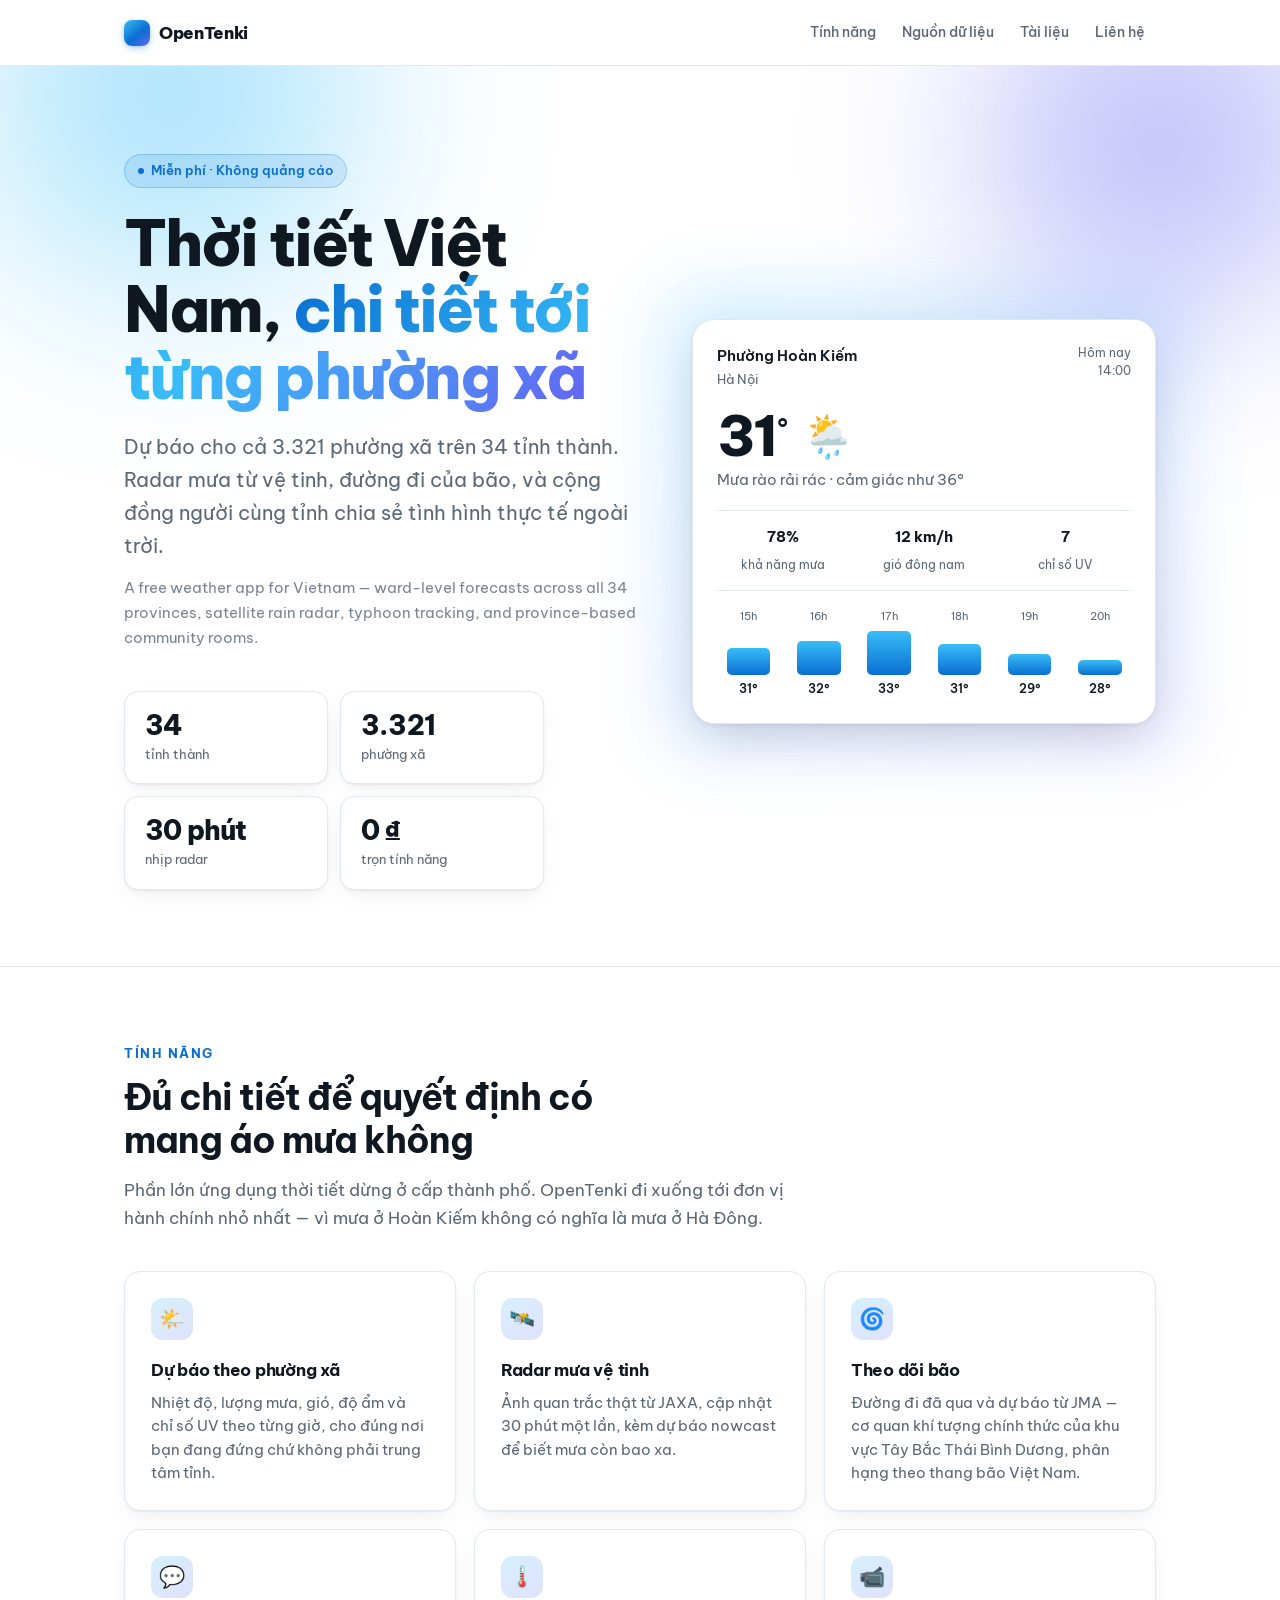
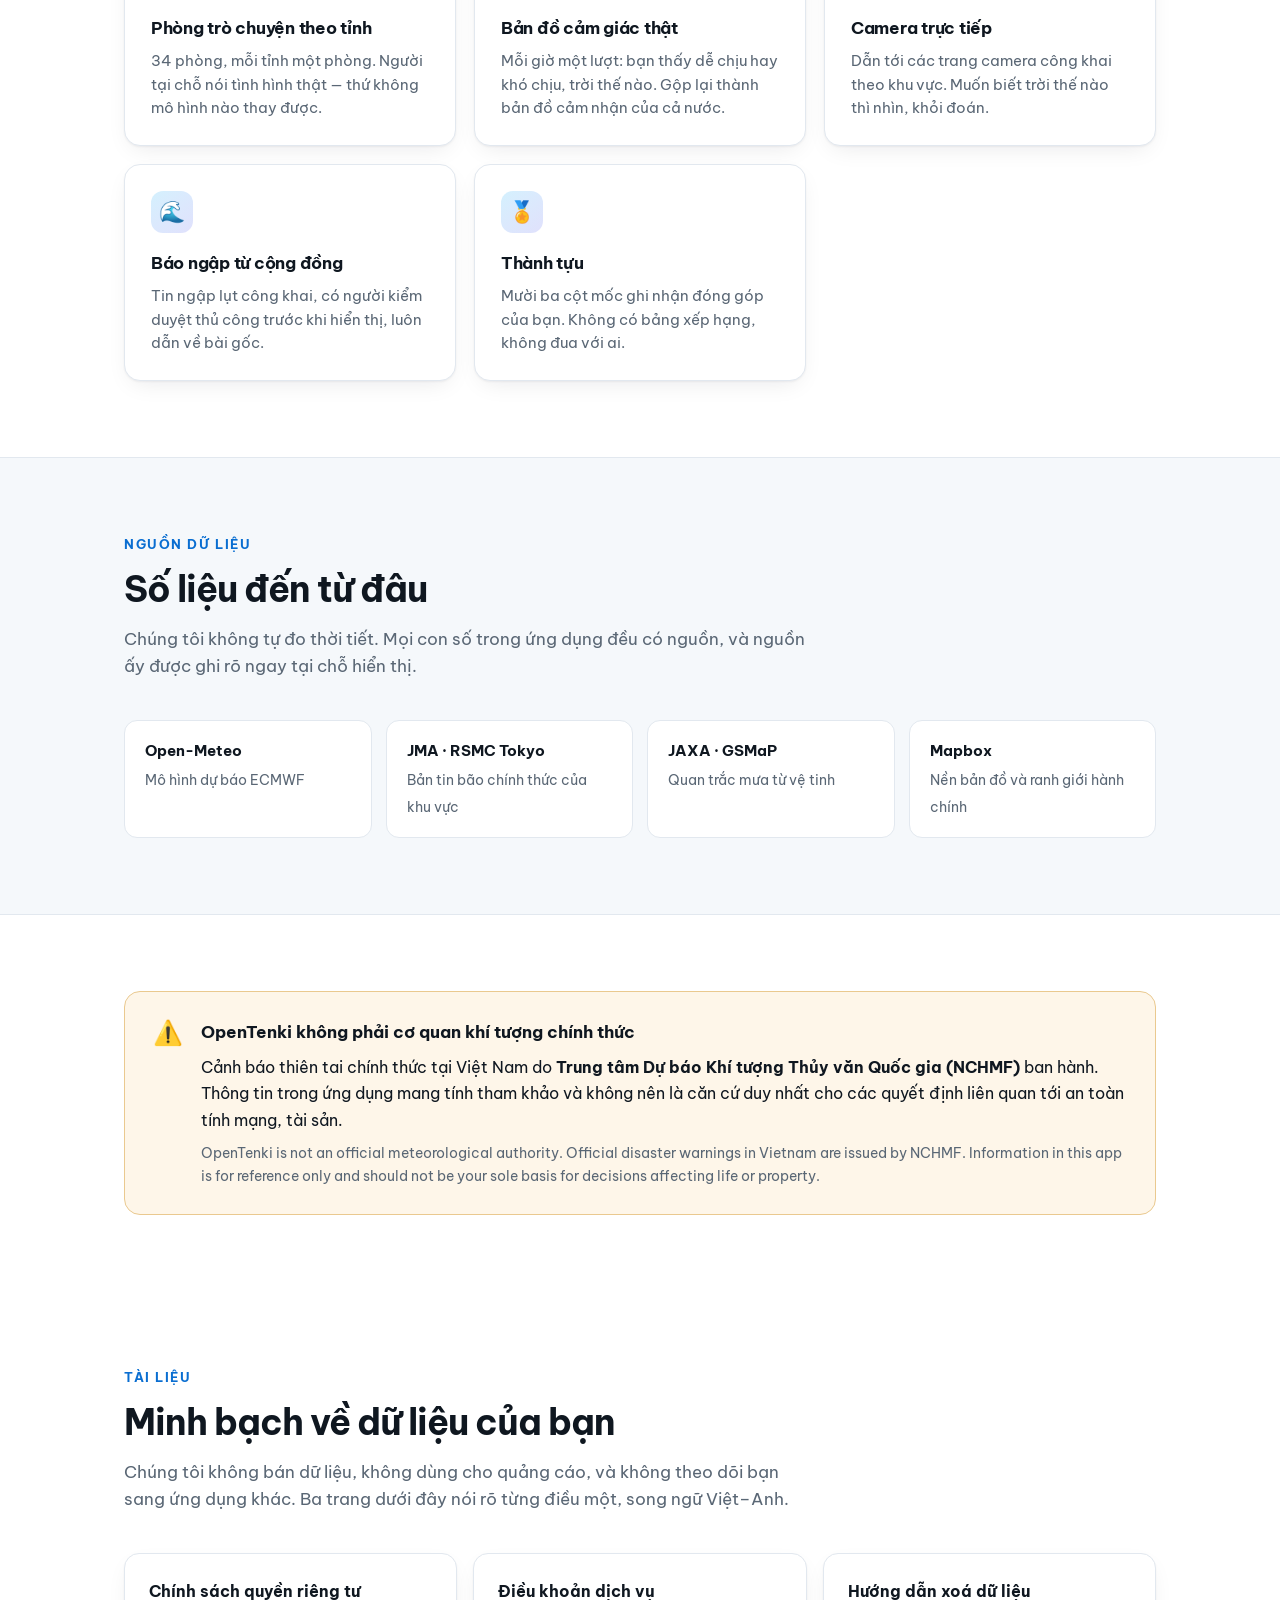
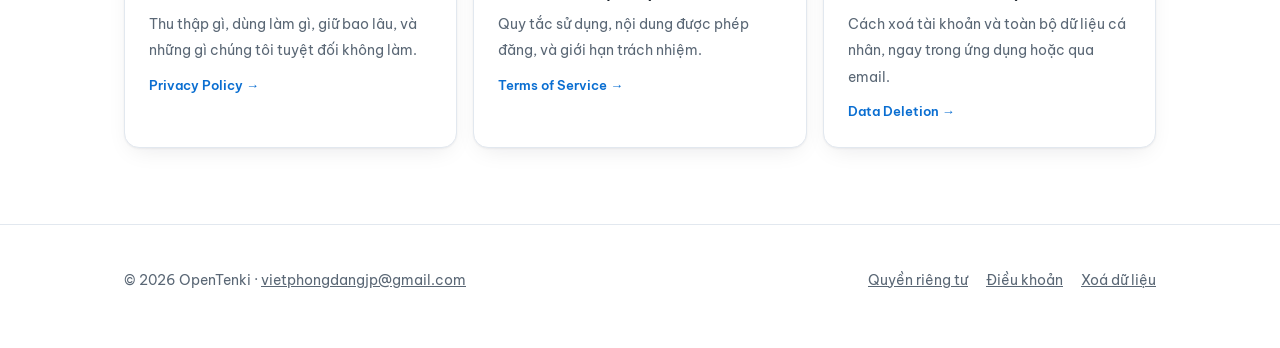
<file: index.html>
<!doctype html>
<html lang="vi">
<head>
<meta charset="utf-8">
<meta name="viewport" content="width=device-width, initial-scale=1">
<title>OpenTenki — Thời tiết Việt Nam, chi tiết tới từng phường xã</title>
<meta name="description" content="OpenTenki: ứng dụng thời tiết miễn phí cho 34 tỉnh thành Việt Nam. Dự báo tới 3.321 phường xã, radar mưa vệ tinh, theo dõi bão, phòng trò chuyện theo tỉnh.">
<meta name="robots" content="index, follow">
<meta property="og:title" content="OpenTenki — Thời tiết Việt Nam">
<meta property="og:description" content="Dự báo tới từng phường xã, radar mưa vệ tinh, theo dõi bão, cộng đồng theo tỉnh.">
<meta property="og:type" content="website">
<link rel="icon" type="image/png" sizes="512x512" href="./icon-512.png">
<link rel="apple-touch-icon" href="./icon-512.png">
<link rel="preconnect" href="https://fonts.googleapis.com">
<link rel="preconnect" href="https://fonts.gstatic.com" crossorigin>
<link href="https://fonts.googleapis.com/css2?family=Be+Vietnam+Pro:wght@400;500;600;700;800&display=swap" rel="stylesheet">
<style>
  :root{
    --nen:#ffffff;
    --nen2:#f5f8fb;
    --chu:#0f1720;
    --nhat:#5a6775;
    --vien:#e2e8ef;
    --xanh:#0a6ed1;
    --xanh2:#38bdf8;
    --tim:#6366f1;
    --vang:#f59e0b;
    --the:#ffffff;
    --bong:0 1px 2px rgba(15,23,32,.05), 0 8px 24px -8px rgba(15,23,32,.10);
    --bong2:0 2px 4px rgba(15,23,32,.06), 0 20px 48px -16px rgba(15,23,32,.18);
  }
  @media (prefers-color-scheme: dark){
    :root{
      --nen:#0b1016; --nen2:#111823; --chu:#e9eef4; --nhat:#94a3b4;
      --vien:#1f2a36; --xanh:#5aa9ff; --xanh2:#38bdf8; --tim:#818cf8;
      --the:#131b25;
      --bong:0 1px 2px rgba(0,0,0,.4), 0 8px 24px -8px rgba(0,0,0,.5);
      --bong2:0 2px 4px rgba(0,0,0,.5), 0 20px 48px -16px rgba(0,0,0,.7);
    }
  }
  *{box-sizing:border-box}
  html{scroll-behavior:smooth}
  body{
    margin:0;background:var(--nen);color:var(--chu);
    font-family:"Be Vietnam Pro",-apple-system,BlinkMacSystemFont,"Segoe UI",Roboto,Helvetica,Arial,sans-serif;
    font-size:16px;line-height:1.65;-webkit-font-smoothing:antialiased;
  }
  .bao{max-width:1080px;margin:0 auto;padding:0 24px}

  /* ── Thanh trên ───────────────────────────────────────────── */
  nav{position:sticky;top:0;z-index:20;backdrop-filter:saturate(1.6) blur(14px);
    background:color-mix(in srgb, var(--nen) 82%, transparent);
    border-bottom:1px solid var(--vien)}
  .nav-in{max-width:1080px;margin:0 auto;padding:14px 24px;
    display:flex;align-items:center;gap:10px}
  .logo{display:flex;align-items:center;gap:9px;font-weight:800;
    letter-spacing:-.02em;font-size:17px;color:var(--chu);text-decoration:none}
  .logo-o{width:26px;height:26px;border-radius:8px;flex:none;
    background:linear-gradient(140deg,var(--xanh2),var(--xanh) 55%,var(--tim));
    box-shadow:0 2px 8px -2px color-mix(in srgb,var(--xanh) 60%,transparent)}
  .nav-lk{margin-left:auto;display:flex;gap:4px;flex-wrap:wrap}
  .nav-lk a{color:var(--nhat);text-decoration:none;font-size:14px;font-weight:500;
    padding:7px 11px;border-radius:8px}
  .nav-lk a:hover{color:var(--chu);background:var(--nen2)}

  /* ── Hero ─────────────────────────────────────────────────── */
  .hero{position:relative;overflow:hidden;border-bottom:1px solid var(--vien)}
  .troi{position:absolute;inset:0;z-index:0;pointer-events:none}
  .troi::before,.troi::after{content:"";position:absolute;border-radius:50%;
    filter:blur(70px);opacity:.5}
  .troi::before{width:620px;height:620px;top:-280px;left:-140px;
    background:radial-gradient(circle,var(--xanh2),transparent 68%);
    animation:troi1 26s ease-in-out infinite alternate}
  .troi::after{width:560px;height:560px;top:-200px;right:-160px;
    background:radial-gradient(circle,var(--tim),transparent 68%);
    animation:troi2 32s ease-in-out infinite alternate}
  @keyframes troi1{to{transform:translate(120px,70px) scale(1.15)}}
  @keyframes troi2{to{transform:translate(-100px,90px) scale(1.1)}}
  @media (prefers-reduced-motion: reduce){
    .troi::before,.troi::after{animation:none}
  }
  .hero-in{position:relative;z-index:1;padding:88px 24px 76px;max-width:1080px;margin:0 auto;
    display:grid;grid-template-columns:minmax(0,1.05fr) minmax(0,.95fr);gap:56px;align-items:center}
  .nhan{display:inline-flex;align-items:center;gap:7px;font-size:13px;font-weight:600;
    color:var(--xanh);background:color-mix(in srgb,var(--xanh) 11%,transparent);
    border:1px solid color-mix(in srgb,var(--xanh) 24%,transparent);
    padding:5px 13px;border-radius:999px;margin-bottom:22px}
  .cham{width:6px;height:6px;border-radius:50%;background:var(--xanh)}
  h1{font-size:clamp(36px,6.2vw,62px);line-height:1.08;letter-spacing:-.035em;
    font-weight:800;margin:0 0 20px;max-width:19ch}
  .grad{background:linear-gradient(120deg,var(--xanh),var(--xanh2) 45%,var(--tim));
    -webkit-background-clip:text;background-clip:text;color:transparent}
  .phu{font-size:clamp(17px,2.1vw,20px);color:var(--nhat);max-width:56ch;margin:0 0 14px}
  .phu-en{font-size:15px;color:var(--nhat);opacity:.8;max-width:60ch;margin:0}

  .so{display:grid;grid-template-columns:repeat(2,minmax(0,1fr));
    gap:12px;margin-top:40px;max-width:420px}
  .so-o{background:var(--the);border:1px solid var(--vien);border-radius:14px;
    padding:18px 20px;box-shadow:var(--bong)}
  .so-n{font-size:27px;font-weight:800;letter-spacing:-.03em;line-height:1.15}
  .so-t{font-size:13px;color:var(--nhat);margin-top:3px}


  /* ── Thẻ thời tiết dựng bằng CSS, không ảnh, không JS ────── */
  .xem{position:relative}
  .may{position:absolute;inset:-26px;border-radius:32px;
    background:linear-gradient(150deg,color-mix(in srgb,var(--xanh2) 34%,transparent),
                                      color-mix(in srgb,var(--tim) 26%,transparent));
    filter:blur(34px);opacity:.75}
  .kinh{position:relative;background:var(--the);border:1px solid var(--vien);
    border-radius:22px;padding:24px;box-shadow:var(--bong2)}
  .k-dau{display:flex;align-items:flex-start;justify-content:space-between;gap:12px}
  .k-noi{font-size:14.5px;font-weight:600}
  .k-tinh{font-size:12.5px;color:var(--nhat);margin-top:1px}
  .k-gio{font-size:12px;color:var(--nhat);text-align:right;line-height:1.45}
  .k-do{display:flex;align-items:center;gap:16px;margin:18px 0 4px}
  .k-so{font-size:56px;font-weight:800;letter-spacing:-.045em;line-height:1}
  .k-so sup{font-size:24px;font-weight:600;vertical-align:super;margin-left:2px}
  .k-bt{font-size:42px;line-height:1}
  .k-mo{font-size:14.5px;color:var(--nhat);margin-bottom:18px}
  .k-hang{display:grid;grid-template-columns:repeat(3,1fr);gap:10px;
    padding:14px 0;border-top:1px solid var(--vien);border-bottom:1px solid var(--vien)}
  .k-o{text-align:center}
  .k-o b{display:block;font-size:15px;font-weight:700}
  .k-o span{font-size:11.5px;color:var(--nhat)}
  .k-gio-luoi{display:grid;grid-template-columns:repeat(6,1fr);gap:8px;margin-top:16px}
  .k-c{text-align:center}
  .k-c i{display:block;font-style:normal;font-size:11px;color:var(--nhat);margin-bottom:6px}
  .k-cot{height:44px;display:flex;align-items:flex-end;justify-content:center}
  .k-cot span{width:70%;border-radius:5px;
    background:linear-gradient(180deg,var(--xanh2),var(--xanh))}
  .k-c b{display:block;font-size:11.5px;font-weight:600;margin-top:5px}
  @media (max-width:900px){
    .hero-in{grid-template-columns:1fr;gap:44px}
    .xem{order:2;max-width:420px}
    .so{max-width:none;grid-template-columns:repeat(auto-fit,minmax(130px,1fr))}
  }

  /* ── Khối chung ───────────────────────────────────────────── */
  section{padding:76px 0}
  .tieu{font-size:13px;font-weight:700;letter-spacing:.12em;text-transform:uppercase;
    color:var(--xanh);margin:0 0 12px}
  h2{font-size:clamp(26px,3.6vw,36px);line-height:1.2;letter-spacing:-.028em;
    font-weight:700;margin:0 0 14px;max-width:20ch}
  .dan{color:var(--nhat);max-width:62ch;margin:0 0 40px;font-size:16.5px}

  /* ── Tính năng ────────────────────────────────────────────── */
  .luoi{display:grid;grid-template-columns:repeat(auto-fit,minmax(272px,1fr));gap:18px}
  .the{background:var(--the);border:1px solid var(--vien);border-radius:16px;
    padding:26px;box-shadow:var(--bong);transition:transform .18s ease, box-shadow .18s ease}
  .the:hover{transform:translateY(-3px);box-shadow:var(--bong2)}
  .bt{width:42px;height:42px;border-radius:12px;display:grid;place-items:center;
    margin-bottom:16px;font-size:21px;
    background:linear-gradient(140deg,color-mix(in srgb,var(--xanh2) 22%,transparent),
                                      color-mix(in srgb,var(--tim) 20%,transparent))}
  .the h3{font-size:17px;font-weight:700;margin:0 0 7px;letter-spacing:-.015em}
  .the p{margin:0;color:var(--nhat);font-size:14.6px;line-height:1.6}

  /* ── Nguồn ────────────────────────────────────────────────── */
  .nguon{background:var(--nen2);border-top:1px solid var(--vien);
    border-bottom:1px solid var(--vien)}
  .ng-luoi{display:grid;grid-template-columns:repeat(auto-fit,minmax(200px,1fr));gap:14px}
  .ng{background:var(--the);border:1px solid var(--vien);border-radius:13px;padding:18px 20px}
  .ng b{display:block;font-size:15px;margin-bottom:3px}
  .ng span{font-size:13.5px;color:var(--nhat)}

  /* ── Cảnh báo ─────────────────────────────────────────────── */
  .luu{border:1px solid color-mix(in srgb,var(--vang) 42%,var(--vien));
    background:color-mix(in srgb,var(--vang) 9%,var(--the));
    border-radius:16px;padding:26px 28px;display:flex;gap:18px;align-items:flex-start}
  .luu-bt{font-size:24px;line-height:1;flex:none;margin-top:2px}
  .luu h3{margin:0 0 8px;font-size:17px;font-weight:700}
  .luu p{margin:0 0 9px}
  .luu p:last-child{margin:0}
  .en{color:var(--nhat);font-size:14px}

  /* ── Tài liệu ─────────────────────────────────────────────── */
  .tl{display:grid;grid-template-columns:repeat(auto-fit,minmax(250px,1fr));gap:16px}
  .tl a{display:block;background:var(--the);border:1px solid var(--vien);
    border-radius:15px;padding:24px;text-decoration:none;color:var(--chu);
    box-shadow:var(--bong);transition:transform .18s ease,border-color .18s ease}
  .tl a:hover{transform:translateY(-3px);border-color:var(--xanh)}
  .tl b{display:block;font-size:16px;margin-bottom:6px}
  .tl span{font-size:14px;color:var(--nhat)}
  .tl em{display:block;font-style:normal;font-size:13px;color:var(--xanh);
    margin-top:12px;font-weight:600}

  /* ── Chân ─────────────────────────────────────────────────── */
  footer{border-top:1px solid var(--vien);padding:44px 0 56px;color:var(--nhat);font-size:14px}
  .ft{display:flex;flex-wrap:wrap;gap:18px;align-items:center}
  footer a{color:var(--nhat)}
  footer a:hover{color:var(--xanh)}
  .ft-lk{margin-left:auto;display:flex;gap:18px;flex-wrap:wrap}

  @media (max-width:640px){
    .hero-in{padding:64px 24px 56px}
    section{padding:56px 0}
    .luu{flex-direction:column;gap:12px}
    .ft-lk{margin-left:0}
  }
</style>
</head>
<body>

<nav>
  <div class="nav-in">
    <a class="logo" href="./"><span class="logo-o"></span>OpenTenki</a>
    <div class="nav-lk">
      <a href="#tinh-nang">Tính năng</a>
      <a href="#nguon">Nguồn dữ liệu</a>
      <a href="#tai-lieu">Tài liệu</a>
      <a href="mailto:vietphongdangjp@gmail.com">Liên hệ</a>
    </div>
  </div>
</nav>

<div class="hero">
  <div class="troi" aria-hidden="true"></div>
  <div class="hero-in">
    <div>
    <span class="nhan"><span class="cham"></span>Miễn phí · Không quảng cáo</span>
    <h1>Thời tiết Việt Nam, <span class="grad">chi tiết tới từng phường xã</span></h1>
    <p class="phu">Dự báo cho cả 3.321 phường xã trên 34 tỉnh thành. Radar mưa từ vệ tinh, đường đi của bão, và cộng đồng người cùng tỉnh chia sẻ tình hình thực tế ngoài trời.</p>
    <p class="phu-en">A free weather app for Vietnam — ward-level forecasts across all 34 provinces, satellite rain radar, typhoon tracking, and province-based community rooms.</p>

    <div class="so">
      <div class="so-o"><div class="so-n">34</div><div class="so-t">tỉnh thành</div></div>
      <div class="so-o"><div class="so-n">3.321</div><div class="so-t">phường xã</div></div>
      <div class="so-o"><div class="so-n">30 phút</div><div class="so-t">nhịp radar</div></div>
      <div class="so-o"><div class="so-n">0 ₫</div><div class="so-t">trọn tính năng</div></div>
    </div>
    </div>

    <div class="xem" aria-hidden="true">
      <div class="may"></div>
      <div class="kinh">
        <div class="k-dau">
          <div>
            <div class="k-noi">Phường Hoàn Kiếm</div>
            <div class="k-tinh">Hà Nội</div>
          </div>
          <div class="k-gio">Hôm nay<br>14:00</div>
        </div>
        <div class="k-do">
          <div class="k-so">31<sup>°</sup></div>
          <div class="k-bt">🌦️</div>
        </div>
        <div class="k-mo">Mưa rào rải rác · cảm giác như 36°</div>
        <div class="k-hang">
          <div class="k-o"><b>78%</b><span>khả năng mưa</span></div>
          <div class="k-o"><b>12 km/h</b><span>gió đông nam</span></div>
          <div class="k-o"><b>7</b><span>chỉ số UV</span></div>
        </div>
        <div class="k-gio-luoi">
          <div class="k-c"><i>15h</i><div class="k-cot"><span style="height:62%"></span></div><b>31°</b></div>
          <div class="k-c"><i>16h</i><div class="k-cot"><span style="height:78%"></span></div><b>32°</b></div>
          <div class="k-c"><i>17h</i><div class="k-cot"><span style="height:100%"></span></div><b>33°</b></div>
          <div class="k-c"><i>18h</i><div class="k-cot"><span style="height:70%"></span></div><b>31°</b></div>
          <div class="k-c"><i>19h</i><div class="k-cot"><span style="height:48%"></span></div><b>29°</b></div>
          <div class="k-c"><i>20h</i><div class="k-cot"><span style="height:34%"></span></div><b>28°</b></div>
        </div>
      </div>
    </div>
  </div>
</div>

<section id="tinh-nang">
  <div class="bao">
    <p class="tieu">Tính năng</p>
    <h2>Đủ chi tiết để quyết định có mang áo mưa không</h2>
    <p class="dan">Phần lớn ứng dụng thời tiết dừng ở cấp thành phố. OpenTenki đi xuống tới đơn vị hành chính nhỏ nhất — vì mưa ở Hoàn Kiếm không có nghĩa là mưa ở Hà Đông.</p>

    <div class="luoi">
      <div class="the">
        <div class="bt">🌤️</div>
        <h3>Dự báo theo phường xã</h3>
        <p>Nhiệt độ, lượng mưa, gió, độ ẩm và chỉ số UV theo từng giờ, cho đúng nơi bạn đang đứng chứ không phải trung tâm tỉnh.</p>
      </div>
      <div class="the">
        <div class="bt">🛰️</div>
        <h3>Radar mưa vệ tinh</h3>
        <p>Ảnh quan trắc thật từ JAXA, cập nhật 30 phút một lần, kèm dự báo nowcast để biết mưa còn bao xa.</p>
      </div>
      <div class="the">
        <div class="bt">🌀</div>
        <h3>Theo dõi bão</h3>
        <p>Đường đi đã qua và dự báo từ JMA — cơ quan khí tượng chính thức của khu vực Tây Bắc Thái Bình Dương, phân hạng theo thang bão Việt Nam.</p>
      </div>
      <div class="the">
        <div class="bt">💬</div>
        <h3>Phòng trò chuyện theo tỉnh</h3>
        <p>34 phòng, mỗi tỉnh một phòng. Người tại chỗ nói tình hình thật — thứ không mô hình nào thay được.</p>
      </div>
      <div class="the">
        <div class="bt">🌡️</div>
        <h3>Bản đồ cảm giác thật</h3>
        <p>Mỗi giờ một lượt: bạn thấy dễ chịu hay khó chịu, trời thế nào. Gộp lại thành bản đồ cảm nhận của cả nước.</p>
      </div>
      <div class="the">
        <div class="bt">📹</div>
        <h3>Camera trực tiếp</h3>
        <p>Dẫn tới các trang camera công khai theo khu vực. Muốn biết trời thế nào thì nhìn, khỏi đoán.</p>
      </div>
      <div class="the">
        <div class="bt">🌊</div>
        <h3>Báo ngập từ cộng đồng</h3>
        <p>Tin ngập lụt công khai, có người kiểm duyệt thủ công trước khi hiển thị, luôn dẫn về bài gốc.</p>
      </div>
      <div class="the">
        <div class="bt">🏅</div>
        <h3>Thành tựu</h3>
        <p>Mười ba cột mốc ghi nhận đóng góp của bạn. Không có bảng xếp hạng, không đua với ai.</p>
      </div>
    </div>
  </div>
</section>

<section class="nguon" id="nguon">
  <div class="bao">
    <p class="tieu">Nguồn dữ liệu</p>
    <h2>Số liệu đến từ đâu</h2>
    <p class="dan">Chúng tôi không tự đo thời tiết. Mọi con số trong ứng dụng đều có nguồn, và nguồn ấy được ghi rõ ngay tại chỗ hiển thị.</p>

    <div class="ng-luoi">
      <div class="ng"><b>Open-Meteo</b><span>Mô hình dự báo ECMWF</span></div>
      <div class="ng"><b>JMA · RSMC Tokyo</b><span>Bản tin bão chính thức của khu vực</span></div>
      <div class="ng"><b>JAXA · GSMaP</b><span>Quan trắc mưa từ vệ tinh</span></div>
      <div class="ng"><b>Mapbox</b><span>Nền bản đồ và ranh giới hành chính</span></div>
    </div>
  </div>
</section>

<section>
  <div class="bao">
    <div class="luu">
      <div class="luu-bt" aria-hidden="true">⚠️</div>
      <div>
        <h3>OpenTenki không phải cơ quan khí tượng chính thức</h3>
        <p>Cảnh báo thiên tai chính thức tại Việt Nam do <strong>Trung tâm Dự báo Khí tượng Thủy văn Quốc gia (NCHMF)</strong> ban hành. Thông tin trong ứng dụng mang tính tham khảo và không nên là căn cứ duy nhất cho các quyết định liên quan tới an toàn tính mạng, tài sản.</p>
        <p class="en">OpenTenki is not an official meteorological authority. Official disaster warnings in Vietnam are issued by NCHMF. Information in this app is for reference only and should not be your sole basis for decisions affecting life or property.</p>
      </div>
    </div>
  </div>
</section>

<section id="tai-lieu">
  <div class="bao">
    <p class="tieu">Tài liệu</p>
    <h2>Minh bạch về dữ liệu của bạn</h2>
    <p class="dan">Chúng tôi không bán dữ liệu, không dùng cho quảng cáo, và không theo dõi bạn sang ứng dụng khác. Ba trang dưới đây nói rõ từng điều một, song ngữ Việt–Anh.</p>

    <div class="tl">
      <a href="./privacy.html">
        <b>Chính sách quyền riêng tư</b>
        <span>Thu thập gì, dùng làm gì, giữ bao lâu, và những gì chúng tôi tuyệt đối không làm.</span>
        <em>Privacy Policy →</em>
      </a>
      <a href="./terms.html">
        <b>Điều khoản dịch vụ</b>
        <span>Quy tắc sử dụng, nội dung được phép đăng, và giới hạn trách nhiệm.</span>
        <em>Terms of Service →</em>
      </a>
      <a href="./xoa-du-lieu.html">
        <b>Hướng dẫn xoá dữ liệu</b>
        <span>Cách xoá tài khoản và toàn bộ dữ liệu cá nhân, ngay trong ứng dụng hoặc qua email.</span>
        <em>Data Deletion →</em>
      </a>
    </div>
  </div>
</section>

<footer>
  <div class="bao ft">
    <div>© 2026 OpenTenki · <a href="mailto:vietphongdangjp@gmail.com">vietphongdangjp@gmail.com</a></div>
    <div class="ft-lk">
      <a href="./privacy.html">Quyền riêng tư</a>
      <a href="./terms.html">Điều khoản</a>
      <a href="./xoa-du-lieu.html">Xoá dữ liệu</a>
    </div>
  </div>
</footer>

</body>
</html>
</file>
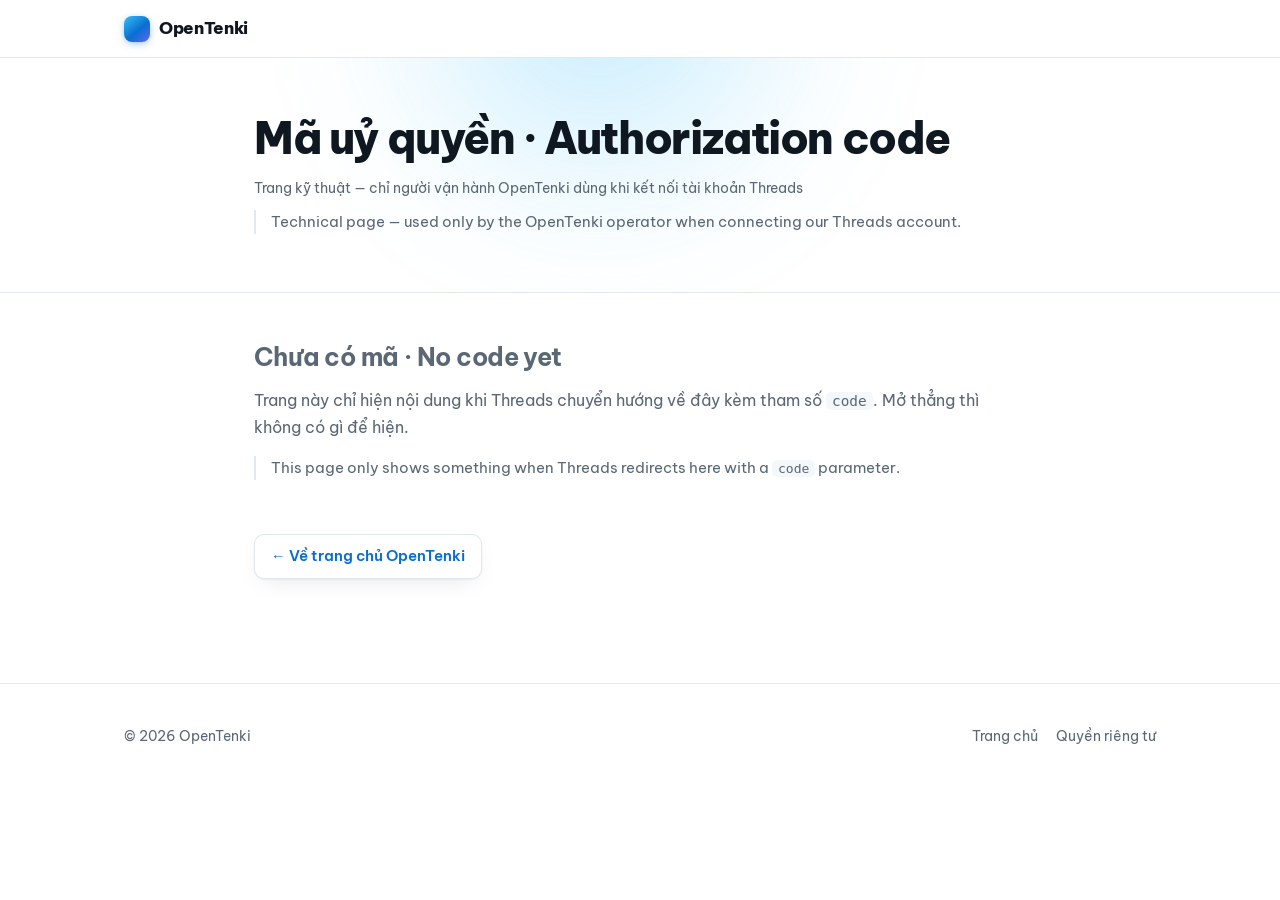
<file: oauth.html>
<!doctype html>
<html lang="vi">
<head>
<meta charset="utf-8">
<meta name="viewport" content="width=device-width, initial-scale=1">
<title>Mã uỷ quyền · Authorization code — OpenTenki</title>
<meta name="robots" content="noindex, nofollow">
<link rel="icon" type="image/png" sizes="512x512" href="./icon-512.png">
<link rel="preconnect" href="https://fonts.googleapis.com">
<link rel="preconnect" href="https://fonts.gstatic.com" crossorigin>
<link href="https://fonts.googleapis.com/css2?family=Be+Vietnam+Pro:wght@400;500;600;700;800&display=swap" rel="stylesheet">
<link rel="stylesheet" href="./style.css">
<style>
  .ma{font-family:ui-monospace,SFMono-Regular,Menlo,monospace;font-size:13px;
    word-break:break-all;background:var(--nen2);border:1px solid var(--vien);
    border-radius:12px;padding:16px 18px;margin:14px 0;line-height:1.55;
    user-select:all;-webkit-user-select:all}
  .trong{color:var(--nhat)}
  .chep{font:inherit;font-weight:600;font-size:14px;cursor:pointer;border:0;border-radius:10px;
    padding:10px 18px;background:var(--xanh,#1d4ed8);color:#fff}
  .chep:focus-visible{outline:2px solid #93c5fd;outline-offset:2px}
</style>
</head>
<body>

<nav>
  <div class="nav-in">
    <a class="logo" href="./"><span class="logo-o"></span>OpenTenki</a>
  </div>
</nav>

<div class="dau">
  <div class="dau-in">
  <h1>Mã uỷ quyền · Authorization code</h1>
  <p class="ngay">Trang kỹ thuật — chỉ người vận hành OpenTenki dùng khi kết nối tài khoản Threads</p>
  <p class="en">Technical page — used only by the OpenTenki operator when connecting our Threads account.</p>
  </div>
</div>

<div class="bao">

<div id="co" hidden>
  <h2>Mã của bạn · Your code</h2>
  <div class="ma" id="ma"></div>
  <p><button type="button" class="chep" id="chep">Sao chép mã · Copy code</button></p>
  <div class="hop">
    <p><strong>Dán mã này vào trang quản trị OpenTenki</strong>, ô "Mã uỷ quyền" trong khung Tài khoản Threads, rồi bấm Xác nhận.</p>
    <p class="en"><strong>Paste this code into the OpenTenki admin panel</strong> ("Authorization code" in the Threads account box), then click Connect.</p>
    <p><strong>Mã hết hạn sau vài phút và chỉ dùng được một lần.</strong></p>
    <p class="en">The code expires in a few minutes and works only once.</p>
  </div>
</div>

<div id="khong">
  <h2 class="trong">Chưa có mã · No code yet</h2>
  <p class="trong">Trang này chỉ hiện nội dung khi Threads chuyển hướng về đây kèm tham số <code>code</code>. Mở thẳng thì không có gì để hiện.</p>
  <p class="en">This page only shows something when Threads redirects here with a <code>code</code> parameter.</p>
</div>

<div id="loi" hidden>
  <h2>Threads từ chối · Threads declined</h2>
  <div class="ma" id="loi-chu"></div>
  <p>Thường là do bạn bấm Huỷ, hoặc địa chỉ chuyển hướng chưa khớp cấu hình trong bảng điều khiển của Meta.</p>
  <p class="en">Usually because access was cancelled, or the redirect address does not match the Meta app settings.</p>
</div>

<a class="quay" href="./">← Về trang chủ OpenTenki</a>

</div>

<footer>
  <div class="ft">
    <div>© 2026 OpenTenki</div>
    <div class="ft-lk"><a href="./">Trang chủ</a><a href="./privacy.html">Quyền riêng tư</a></div>
  </div>
</footer>

<script>
// Trang DUY NHẤT của site này có JavaScript. Ba trang tài liệu (chính sách,
// điều khoản, xoá dữ liệu) vẫn hoàn toàn tĩnh để trình thu thập của Meta đọc
// được — trang này thì chỉ mình chủ kho dùng, và nó bắt buộc phải đọc được
// tham số trên URL nên không tránh được JavaScript.
(function () {
  var t = new URLSearchParams(location.search);
  var ma = t.get('code');
  var loi = t.get('error_description') || t.get('error');
  if (ma) {
    // Threads gắn thêm "#_" vào cuối, cắt đi kẻo dán nhầm cả nó.
    ma = ma.replace(/#_$/, '');
    document.getElementById('ma').textContent = ma;
    document.getElementById('co').hidden = false;
    var nut = document.getElementById('chep');
    nut.addEventListener('click', function () {
      // Không có quyền ghi bộ nhớ tạm (trình duyệt cũ, trang không an toàn)
      // thì chọn sẵn cả khối mã để người dùng tự bấm Cmd+C.
      var chon = function () {
        var r = document.createRange(); r.selectNodeContents(document.getElementById('ma'));
        var s = window.getSelection(); s.removeAllRanges(); s.addRange(r);
      };
      if (navigator.clipboard && navigator.clipboard.writeText) {
        navigator.clipboard.writeText(ma).then(function () {
          nut.textContent = 'Đã sao chép · Copied';
        }, chon);
      } else { chon(); }
    });
    document.getElementById('khong').hidden = true;
  } else if (loi) {
    document.getElementById('loi-chu').textContent = loi;
    document.getElementById('loi').hidden = false;
    document.getElementById('khong').hidden = true;
  }
})();
</script>

</body>
</html>
</file>
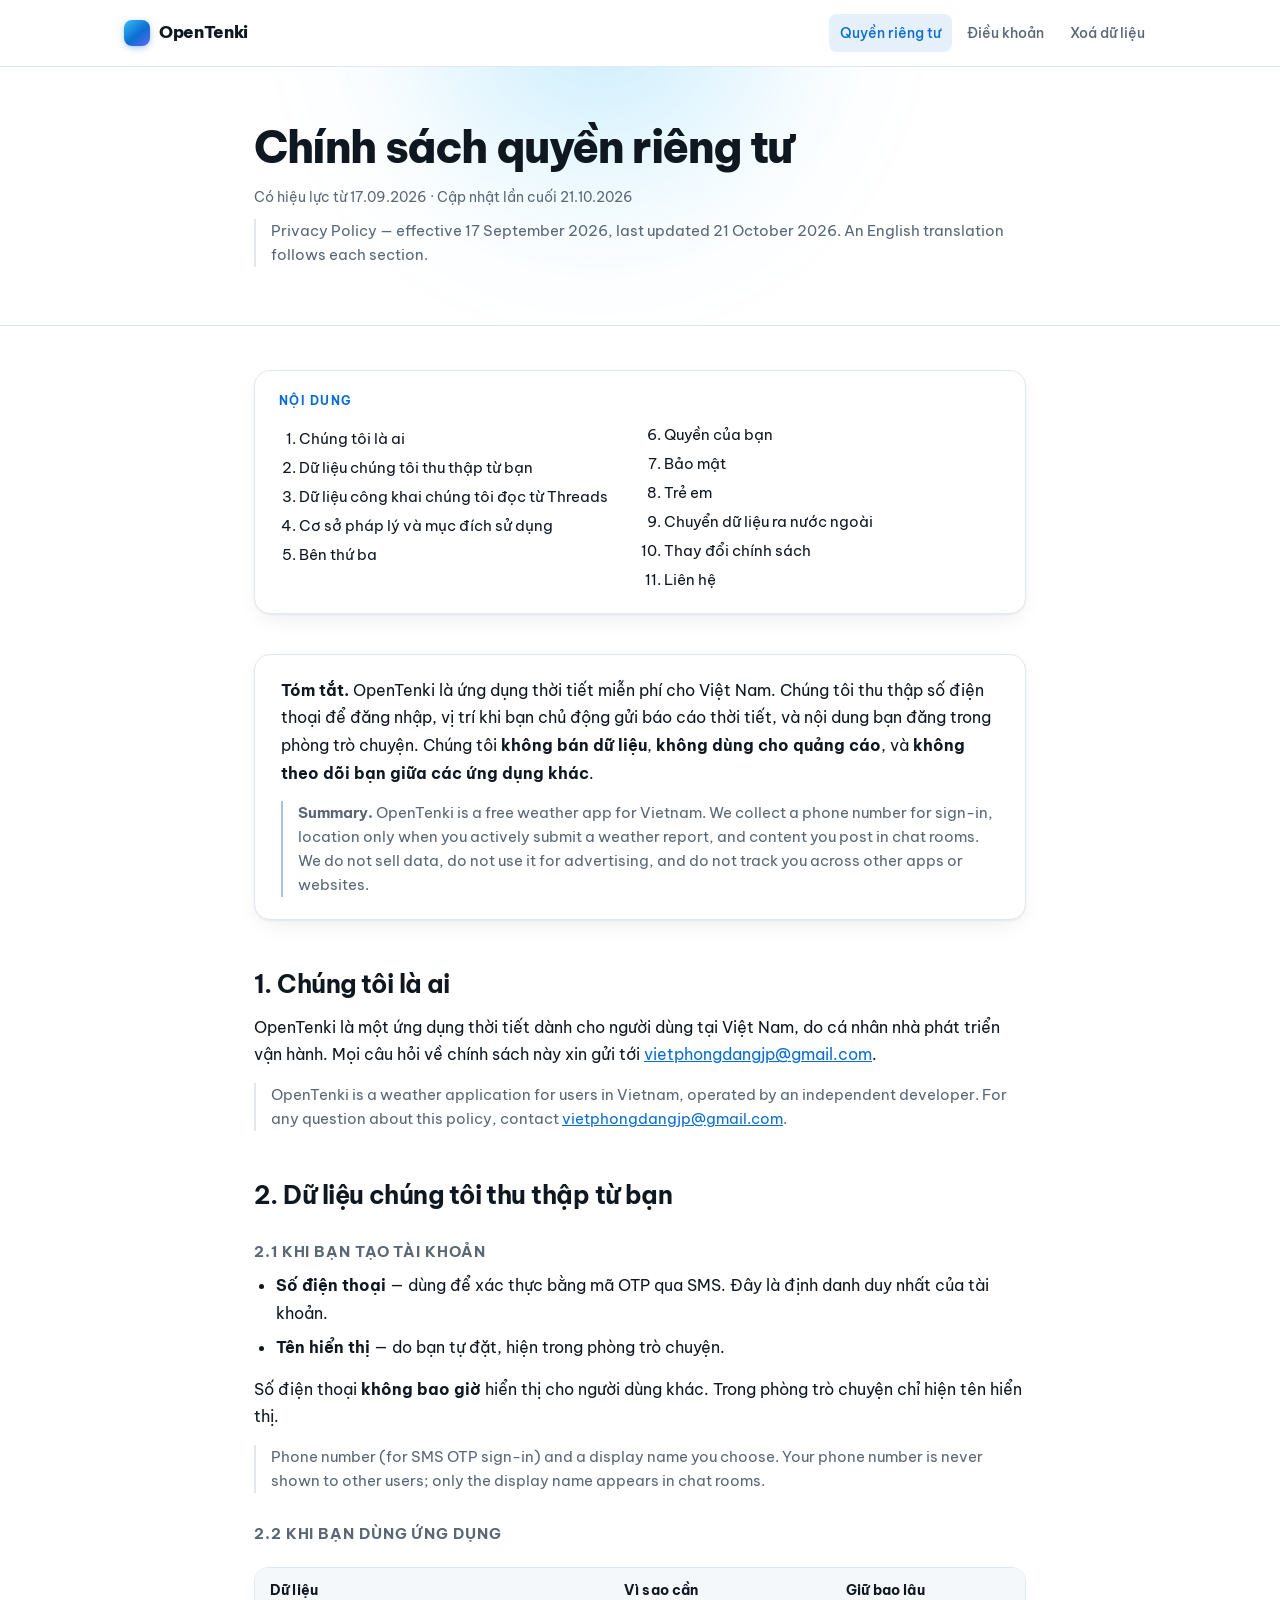
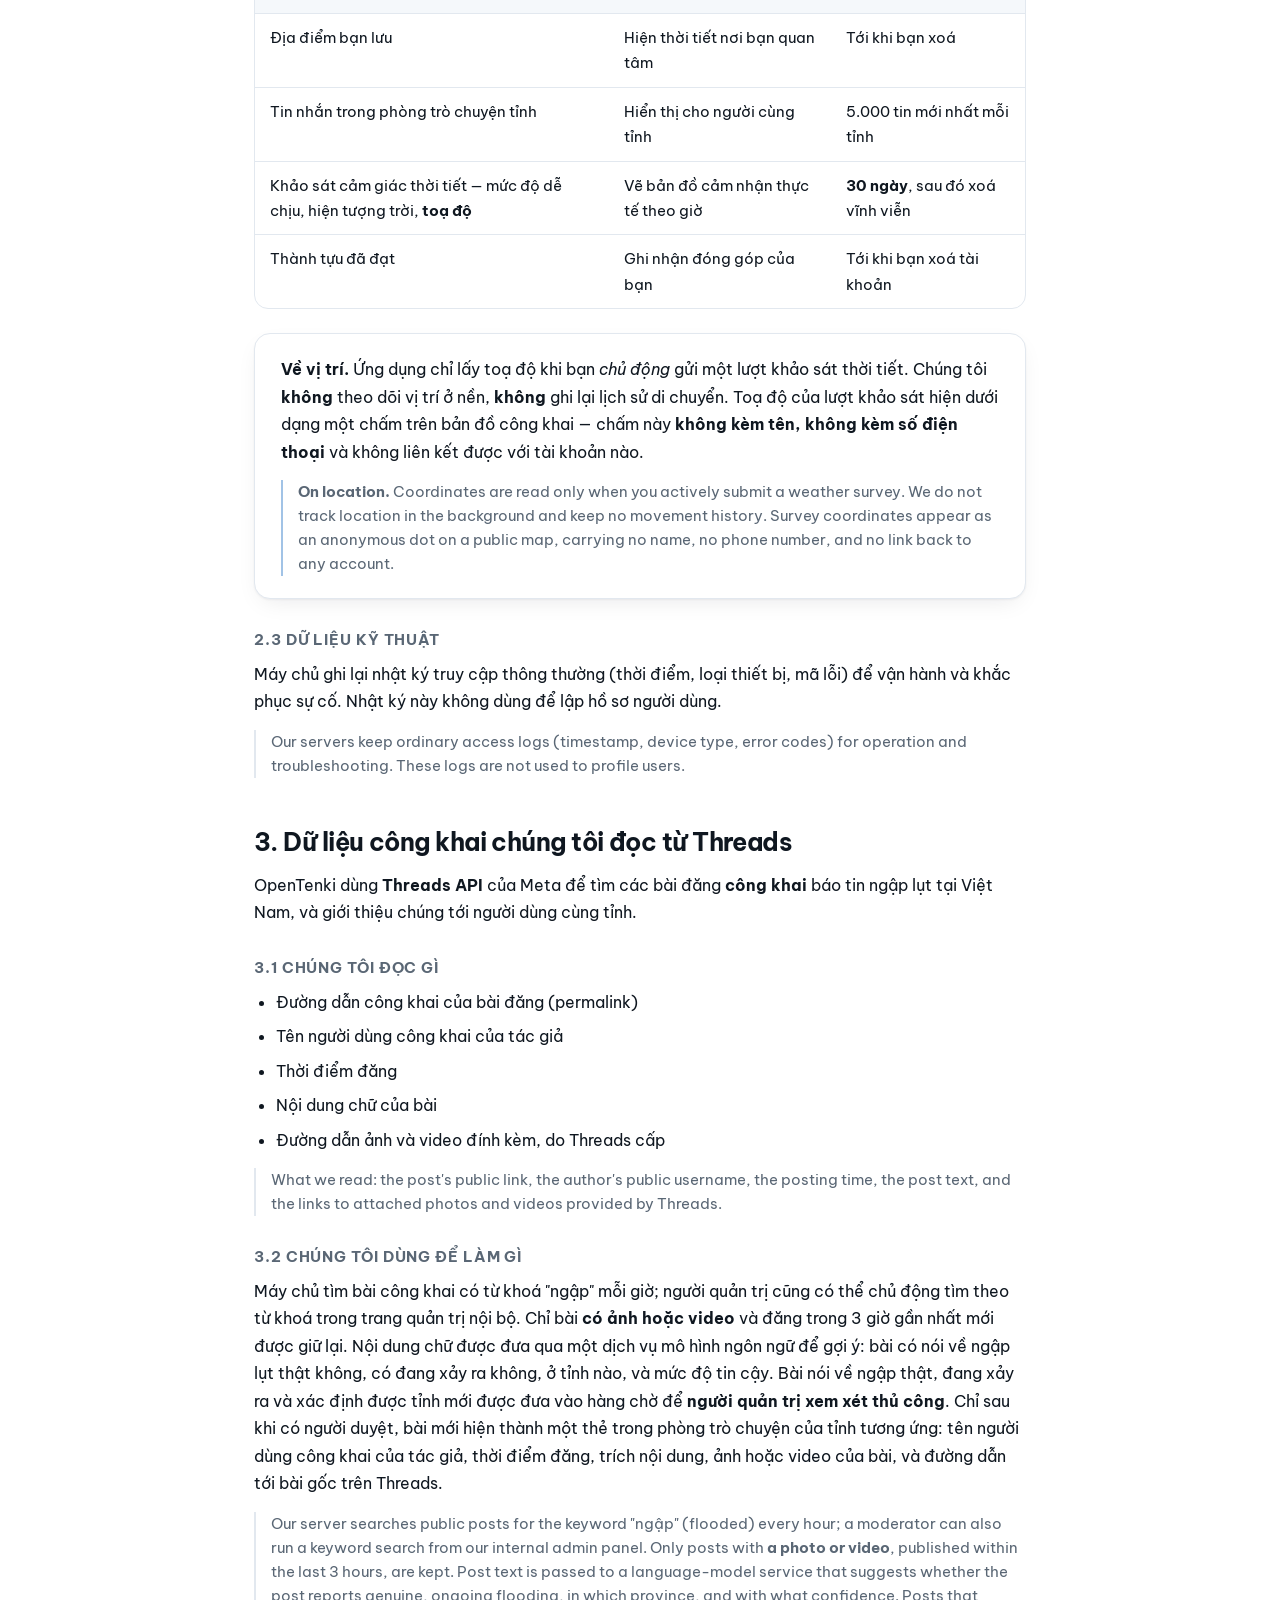
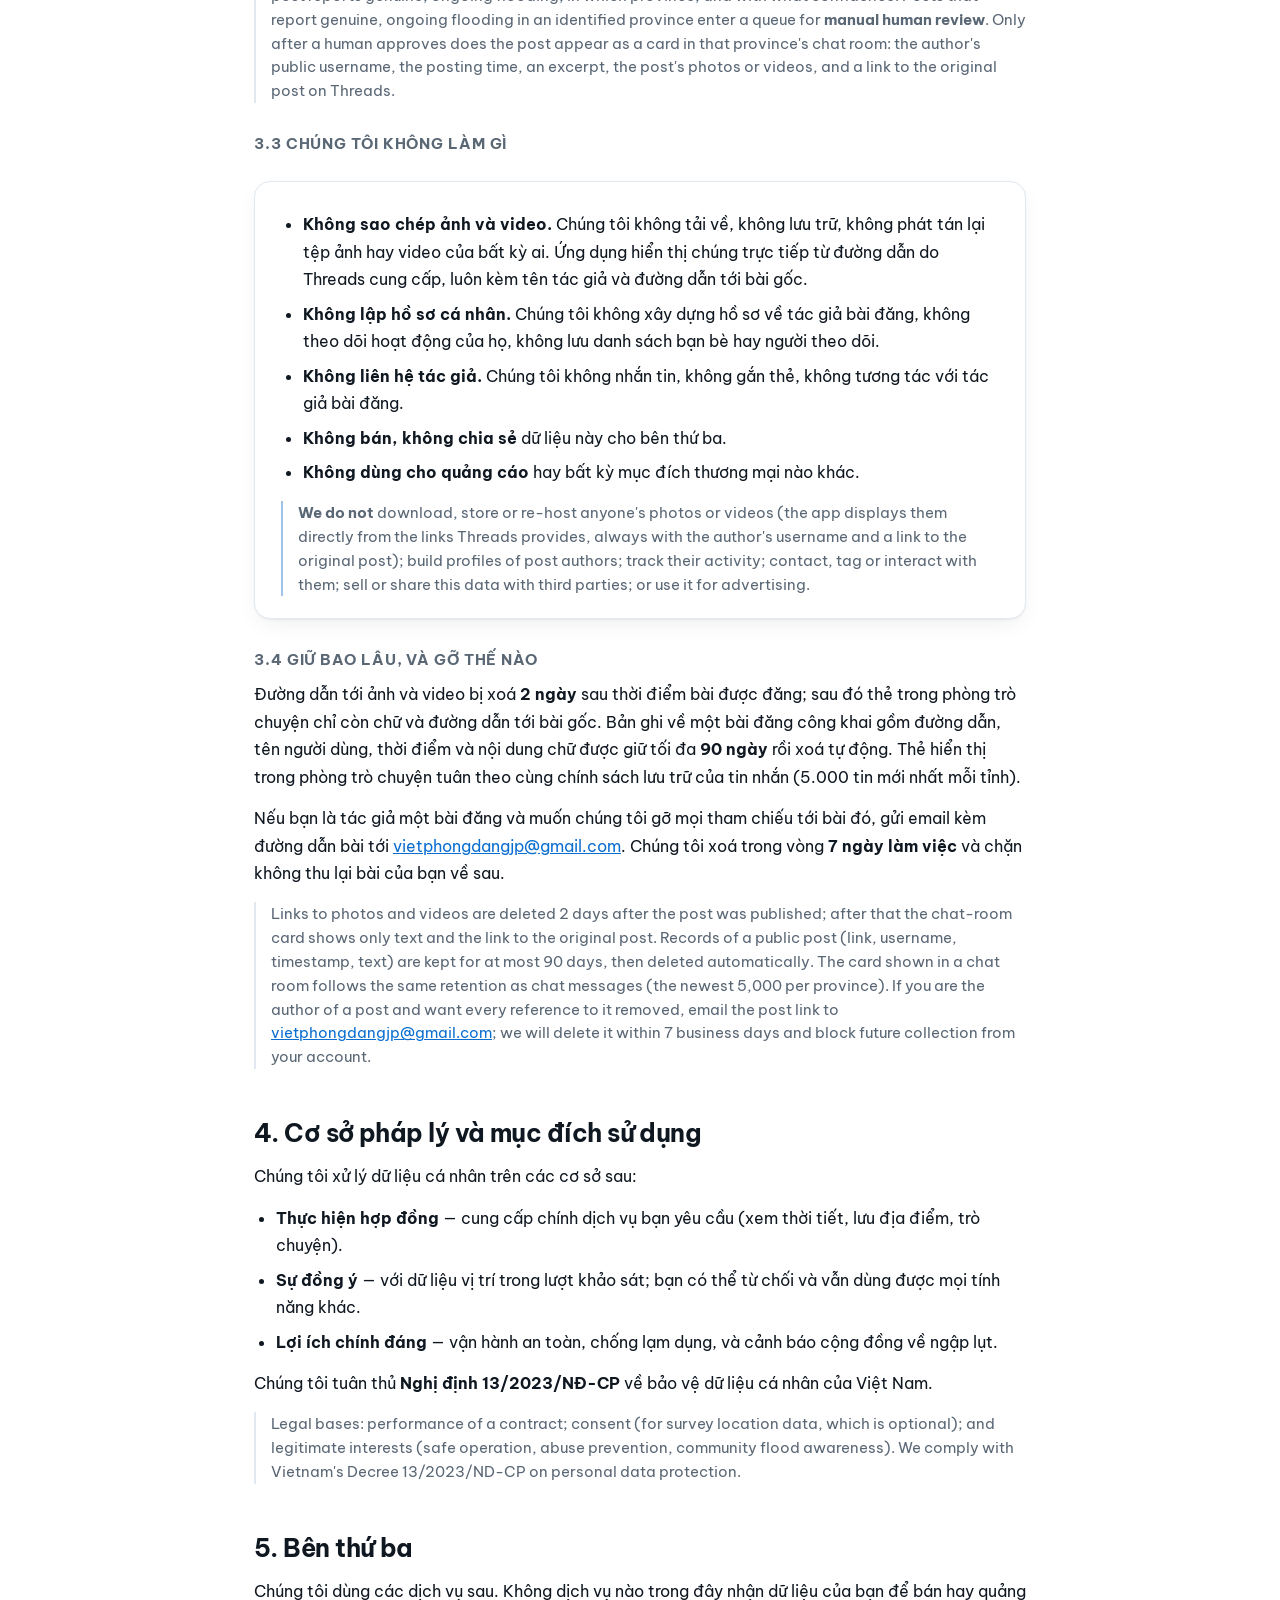
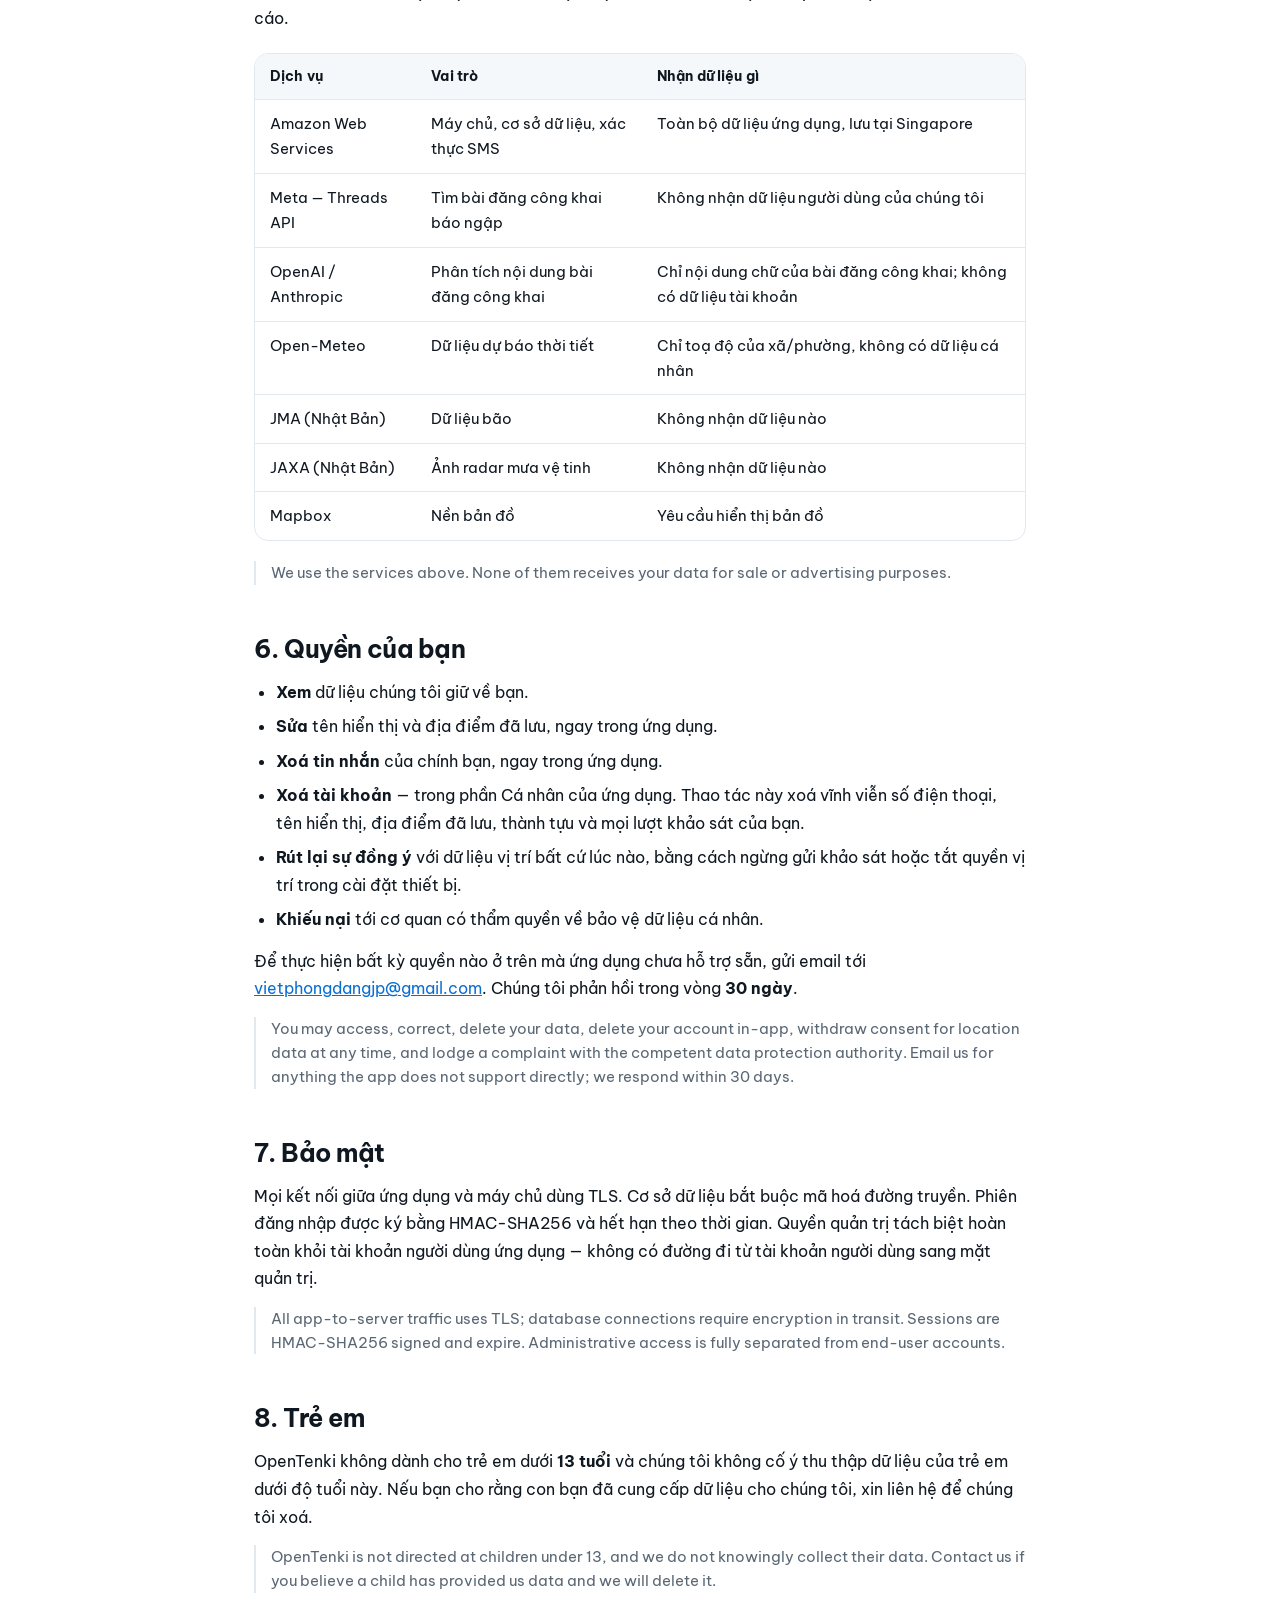
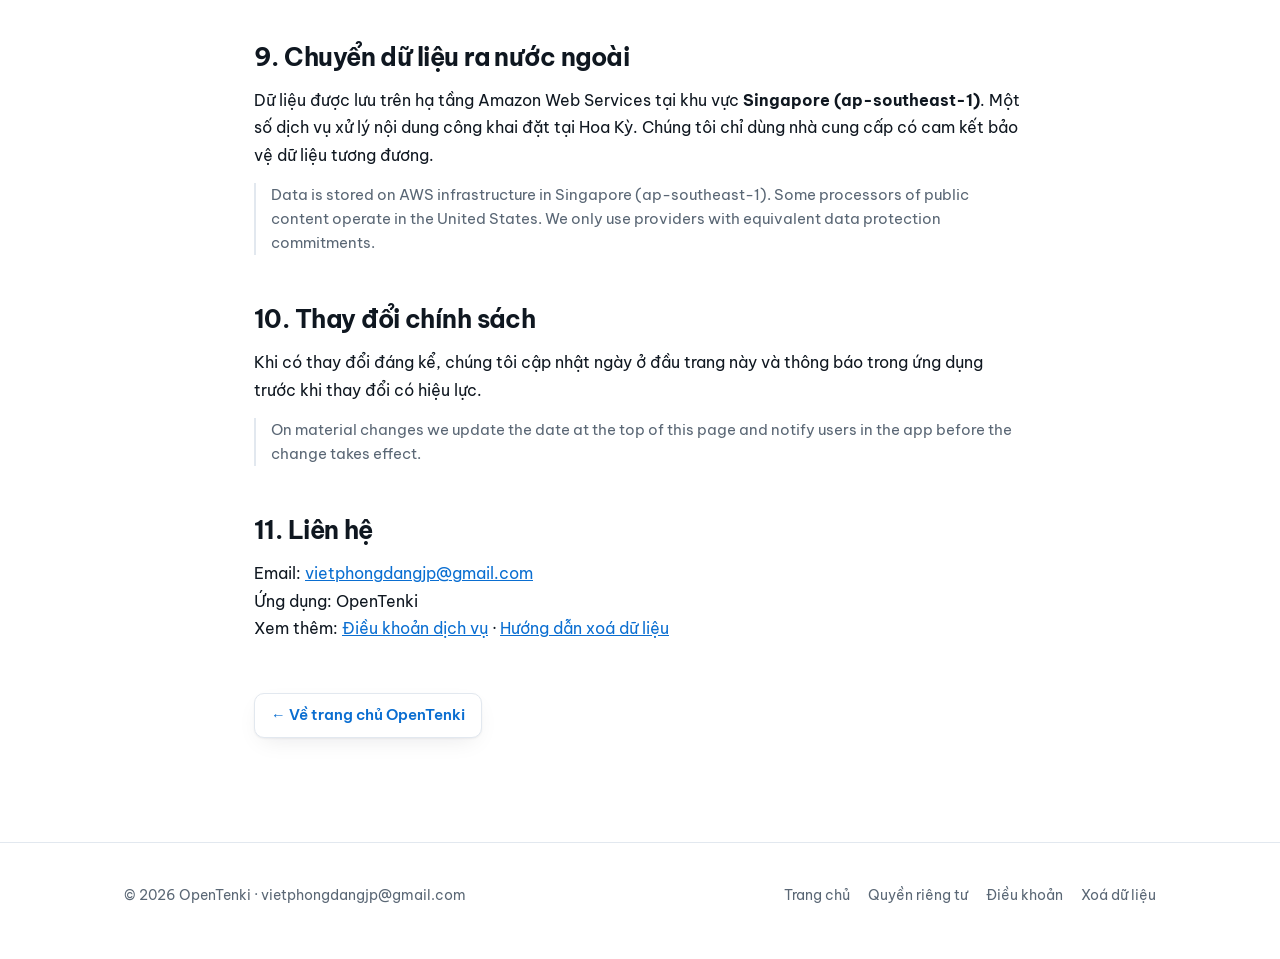
<file: privacy.html>
<!doctype html>
<html lang="vi">
<head>
<meta charset="utf-8">
<meta name="viewport" content="width=device-width, initial-scale=1">
<title>Chính sách quyền riêng tư — OpenTenki</title>
<meta name="description" content="Chính sách quyền riêng tư của OpenTenki — ứng dụng thời tiết cho Việt Nam. Privacy Policy for OpenTenki weather app.">
<meta name="robots" content="index, follow">
<link rel="icon" type="image/png" sizes="512x512" href="./icon-512.png">
<link rel="apple-touch-icon" href="./icon-512.png">
<link rel="preconnect" href="https://fonts.googleapis.com">
<link rel="preconnect" href="https://fonts.gstatic.com" crossorigin>
<link href="https://fonts.googleapis.com/css2?family=Be+Vietnam+Pro:wght@400;500;600;700;800&display=swap" rel="stylesheet">
<link rel="stylesheet" href="./style.css">
</head>
<body>

<nav>
  <div class="nav-in">
    <a class="logo" href="./"><span class="logo-o"></span>OpenTenki</a>
    <div class="nav-lk">
      <a href="./privacy.html" class="dang">Quyền riêng tư</a>
      <a href="./terms.html">Điều khoản</a>
      <a href="./xoa-du-lieu.html">Xoá dữ liệu</a>
    </div>
  </div>
</nav>

<div class="dau">
  <div class="dau-in">
  <h1>Chính sách quyền riêng tư</h1>
  <p class="ngay">Có hiệu lực từ 17.09.2026 · Cập nhật lần cuối 21.10.2026</p>
  <p class="en">Privacy Policy — effective 17 September 2026, last updated 21 October 2026. An English translation follows each section.</p>
</div>
</div>

<div class="bao">

<div class="ml">
  <p class="ml-t">Nội dung</p>
  <ol>
    <li><a href="#1-chung-toi-la-ai">Chúng tôi là ai</a></li>
    <li><a href="#2-du-lieu-chung-toi-thu-thap-tu-ban">Dữ liệu chúng tôi thu thập từ bạn</a></li>
    <li><a href="#3-du-lieu-cong-khai-chung-toi-doc-tu-threads">Dữ liệu công khai chúng tôi đọc từ Threads</a></li>
    <li><a href="#4-co-so-phap-ly-va-muc-dich-su-dung">Cơ sở pháp lý và mục đích sử dụng</a></li>
    <li><a href="#5-ben-thu-ba">Bên thứ ba</a></li>
    <li><a href="#6-quyen-cua-ban">Quyền của bạn</a></li>
    <li><a href="#7-bao-mat">Bảo mật</a></li>
    <li><a href="#8-tre-em">Trẻ em</a></li>
    <li><a href="#9-chuyen-du-lieu-ra-nuoc-ngoai">Chuyển dữ liệu ra nước ngoài</a></li>
    <li><a href="#10-thay-doi-chinh-sach">Thay đổi chính sách</a></li>
    <li><a href="#11-lien-he">Liên hệ</a></li>
  </ol>
</div>

<div class="hop">
  <p><strong>Tóm tắt.</strong> OpenTenki là ứng dụng thời tiết miễn phí cho Việt Nam. Chúng tôi thu thập số điện thoại để đăng nhập, vị trí khi bạn chủ động gửi báo cáo thời tiết, và nội dung bạn đăng trong phòng trò chuyện. Chúng tôi <strong>không bán dữ liệu</strong>, <strong>không dùng cho quảng cáo</strong>, và <strong>không theo dõi bạn giữa các ứng dụng khác</strong>.</p>
  <p class="en"><strong>Summary.</strong> OpenTenki is a free weather app for Vietnam. We collect a phone number for sign-in, location only when you actively submit a weather report, and content you post in chat rooms. We do not sell data, do not use it for advertising, and do not track you across other apps or websites.</p>
</div>

<h2 id="1-chung-toi-la-ai">1. Chúng tôi là ai</h2>
<p>OpenTenki là một ứng dụng thời tiết dành cho người dùng tại Việt Nam, do cá nhân nhà phát triển vận hành. Mọi câu hỏi về chính sách này xin gửi tới <a href="mailto:vietphongdangjp@gmail.com">vietphongdangjp@gmail.com</a>.</p>
<p class="en">OpenTenki is a weather application for users in Vietnam, operated by an independent developer. For any question about this policy, contact <a href="mailto:vietphongdangjp@gmail.com">vietphongdangjp@gmail.com</a>.</p>

<h2 id="2-du-lieu-chung-toi-thu-thap-tu-ban">2. Dữ liệu chúng tôi thu thập từ bạn</h2>

<h3>2.1 Khi bạn tạo tài khoản</h3>
<ul>
  <li><strong>Số điện thoại</strong> — dùng để xác thực bằng mã OTP qua SMS. Đây là định danh duy nhất của tài khoản.</li>
  <li><strong>Tên hiển thị</strong> — do bạn tự đặt, hiện trong phòng trò chuyện.</li>
</ul>
<p>Số điện thoại <strong>không bao giờ</strong> hiển thị cho người dùng khác. Trong phòng trò chuyện chỉ hiện tên hiển thị.</p>
<p class="en">Phone number (for SMS OTP sign-in) and a display name you choose. Your phone number is never shown to other users; only the display name appears in chat rooms.</p>

<h3>2.2 Khi bạn dùng ứng dụng</h3>
<table>
<tr><th>Dữ liệu</th><th>Vì sao cần</th><th>Giữ bao lâu</th></tr>
<tr><td>Địa điểm bạn lưu</td><td>Hiện thời tiết nơi bạn quan tâm</td><td>Tới khi bạn xoá</td></tr>
<tr><td>Tin nhắn trong phòng trò chuyện tỉnh</td><td>Hiển thị cho người cùng tỉnh</td><td>5.000 tin mới nhất mỗi tỉnh</td></tr>
<tr><td>Khảo sát cảm giác thời tiết — mức độ dễ chịu, hiện tượng trời, <strong>toạ độ</strong></td><td>Vẽ bản đồ cảm nhận thực tế theo giờ</td><td><strong>30 ngày</strong>, sau đó xoá vĩnh viễn</td></tr>
<tr><td>Thành tựu đã đạt</td><td>Ghi nhận đóng góp của bạn</td><td>Tới khi bạn xoá tài khoản</td></tr>
</table>

<div class="hop">
  <p><strong>Về vị trí.</strong> Ứng dụng chỉ lấy toạ độ khi bạn <em>chủ động</em> gửi một lượt khảo sát thời tiết. Chúng tôi <strong>không</strong> theo dõi vị trí ở nền, <strong>không</strong> ghi lại lịch sử di chuyển. Toạ độ của lượt khảo sát hiện dưới dạng một chấm trên bản đồ công khai — chấm này <strong>không kèm tên, không kèm số điện thoại</strong> và không liên kết được với tài khoản nào.</p>
  <p class="en"><strong>On location.</strong> Coordinates are read only when you actively submit a weather survey. We do not track location in the background and keep no movement history. Survey coordinates appear as an anonymous dot on a public map, carrying no name, no phone number, and no link back to any account.</p>
</div>

<h3>2.3 Dữ liệu kỹ thuật</h3>
<p>Máy chủ ghi lại nhật ký truy cập thông thường (thời điểm, loại thiết bị, mã lỗi) để vận hành và khắc phục sự cố. Nhật ký này không dùng để lập hồ sơ người dùng.</p>
<p class="en">Our servers keep ordinary access logs (timestamp, device type, error codes) for operation and troubleshooting. These logs are not used to profile users.</p>

<h2 id="3-du-lieu-cong-khai-chung-toi-doc-tu-threads">3. Dữ liệu công khai chúng tôi đọc từ Threads</h2>

<p>OpenTenki dùng <strong>Threads API</strong> của Meta để tìm các bài đăng <strong>công khai</strong> báo tin ngập lụt tại Việt Nam, và giới thiệu chúng tới người dùng cùng tỉnh.</p>

<h3>3.1 Chúng tôi đọc gì</h3>
<ul>
  <li>Đường dẫn công khai của bài đăng (permalink)</li>
  <li>Tên người dùng công khai của tác giả</li>
  <li>Thời điểm đăng</li>
  <li>Nội dung chữ của bài</li>
  <li>Đường dẫn ảnh và video đính kèm, do Threads cấp</li>
</ul>
<p class="en">What we read: the post's public link, the author's public username, the posting time, the post text, and the links to attached photos and videos provided by Threads.</p>

<h3>3.2 Chúng tôi dùng để làm gì</h3>
<p>Máy chủ tìm bài công khai có từ khoá "ngập" mỗi giờ; người quản trị cũng có thể chủ động tìm theo từ khoá trong trang quản trị nội bộ. Chỉ bài <strong>có ảnh hoặc video</strong> và đăng trong 3 giờ gần nhất mới được giữ lại. Nội dung chữ được đưa qua một dịch vụ mô hình ngôn ngữ để gợi ý: bài có nói về ngập lụt thật không, có đang xảy ra không, ở tỉnh nào, và mức độ tin cậy. Bài nói về ngập thật, đang xảy ra và xác định được tỉnh mới được đưa vào hàng chờ để <strong>người quản trị xem xét thủ công</strong>. Chỉ sau khi có người duyệt, bài mới hiện thành một thẻ trong phòng trò chuyện của tỉnh tương ứng: tên người dùng công khai của tác giả, thời điểm đăng, trích nội dung, ảnh hoặc video của bài, và đường dẫn tới bài gốc trên Threads.</p>
<p class="en">Our server searches public posts for the keyword "ngập" (flooded) every hour; a moderator can also run a keyword search from our internal admin panel. Only posts with <strong>a photo or video</strong>, published within the last 3 hours, are kept. Post text is passed to a language-model service that suggests whether the post reports genuine, ongoing flooding, in which province, and with what confidence. Posts that report genuine, ongoing flooding in an identified province enter a queue for <strong>manual human review</strong>. Only after a human approves does the post appear as a card in that province's chat room: the author's public username, the posting time, an excerpt, the post's photos or videos, and a link to the original post on Threads.</p>

<h3>3.3 Chúng tôi KHÔNG làm gì</h3>
<div class="hop">
  <ul>
    <li><strong>Không sao chép ảnh và video.</strong> Chúng tôi không tải về, không lưu trữ, không phát tán lại tệp ảnh hay video của bất kỳ ai. Ứng dụng hiển thị chúng trực tiếp từ đường dẫn do Threads cung cấp, luôn kèm tên tác giả và đường dẫn tới bài gốc.</li>
    <li><strong>Không lập hồ sơ cá nhân.</strong> Chúng tôi không xây dựng hồ sơ về tác giả bài đăng, không theo dõi hoạt động của họ, không lưu danh sách bạn bè hay người theo dõi.</li>
    <li><strong>Không liên hệ tác giả.</strong> Chúng tôi không nhắn tin, không gắn thẻ, không tương tác với tác giả bài đăng.</li>
    <li><strong>Không bán, không chia sẻ</strong> dữ liệu này cho bên thứ ba.</li>
    <li><strong>Không dùng cho quảng cáo</strong> hay bất kỳ mục đích thương mại nào khác.</li>
  </ul>
  <p class="en"><strong>We do not</strong> download, store or re-host anyone's photos or videos (the app displays them directly from the links Threads provides, always with the author's username and a link to the original post); build profiles of post authors; track their activity; contact, tag or interact with them; sell or share this data with third parties; or use it for advertising.</p>
</div>

<h3>3.4 Giữ bao lâu, và gỡ thế nào</h3>
<p>Đường dẫn tới ảnh và video bị xoá <strong>2 ngày</strong> sau thời điểm bài được đăng; sau đó thẻ trong phòng trò chuyện chỉ còn chữ và đường dẫn tới bài gốc. Bản ghi về một bài đăng công khai gồm đường dẫn, tên người dùng, thời điểm và nội dung chữ được giữ tối đa <strong>90 ngày</strong> rồi xoá tự động. Thẻ hiển thị trong phòng trò chuyện tuân theo cùng chính sách lưu trữ của tin nhắn (5.000 tin mới nhất mỗi tỉnh).</p>
<p>Nếu bạn là tác giả một bài đăng và muốn chúng tôi gỡ mọi tham chiếu tới bài đó, gửi email kèm đường dẫn bài tới <a href="mailto:vietphongdangjp@gmail.com">vietphongdangjp@gmail.com</a>. Chúng tôi xoá trong vòng <strong>7 ngày làm việc</strong> và chặn không thu lại bài của bạn về sau.</p>
<p class="en">Links to photos and videos are deleted 2 days after the post was published; after that the chat-room card shows only text and the link to the original post. Records of a public post (link, username, timestamp, text) are kept for at most 90 days, then deleted automatically. The card shown in a chat room follows the same retention as chat messages (the newest 5,000 per province). If you are the author of a post and want every reference to it removed, email the post link to <a href="mailto:vietphongdangjp@gmail.com">vietphongdangjp@gmail.com</a>; we will delete it within 7 business days and block future collection from your account.</p>

<h2 id="4-co-so-phap-ly-va-muc-dich-su-dung">4. Cơ sở pháp lý và mục đích sử dụng</h2>
<p>Chúng tôi xử lý dữ liệu cá nhân trên các cơ sở sau:</p>
<ul>
  <li><strong>Thực hiện hợp đồng</strong> — cung cấp chính dịch vụ bạn yêu cầu (xem thời tiết, lưu địa điểm, trò chuyện).</li>
  <li><strong>Sự đồng ý</strong> — với dữ liệu vị trí trong lượt khảo sát; bạn có thể từ chối và vẫn dùng được mọi tính năng khác.</li>
  <li><strong>Lợi ích chính đáng</strong> — vận hành an toàn, chống lạm dụng, và cảnh báo cộng đồng về ngập lụt.</li>
</ul>
<p>Chúng tôi tuân thủ <strong>Nghị định 13/2023/NĐ-CP</strong> về bảo vệ dữ liệu cá nhân của Việt Nam.</p>
<p class="en">Legal bases: performance of a contract; consent (for survey location data, which is optional); and legitimate interests (safe operation, abuse prevention, community flood awareness). We comply with Vietnam's Decree 13/2023/ND-CP on personal data protection.</p>

<h2 id="5-ben-thu-ba">5. Bên thứ ba</h2>
<p>Chúng tôi dùng các dịch vụ sau. Không dịch vụ nào trong đây nhận dữ liệu của bạn để bán hay quảng cáo.</p>
<table>
<tr><th>Dịch vụ</th><th>Vai trò</th><th>Nhận dữ liệu gì</th></tr>
<tr><td>Amazon Web Services</td><td>Máy chủ, cơ sở dữ liệu, xác thực SMS</td><td>Toàn bộ dữ liệu ứng dụng, lưu tại Singapore</td></tr>
<tr><td>Meta — Threads API</td><td>Tìm bài đăng công khai báo ngập</td><td>Không nhận dữ liệu người dùng của chúng tôi</td></tr>
<tr><td>OpenAI / Anthropic</td><td>Phân tích nội dung bài đăng công khai</td><td>Chỉ nội dung chữ của bài đăng công khai; không có dữ liệu tài khoản</td></tr>
<tr><td>Open-Meteo</td><td>Dữ liệu dự báo thời tiết</td><td>Chỉ toạ độ của xã/phường, không có dữ liệu cá nhân</td></tr>
<tr><td>JMA (Nhật Bản)</td><td>Dữ liệu bão</td><td>Không nhận dữ liệu nào</td></tr>
<tr><td>JAXA (Nhật Bản)</td><td>Ảnh radar mưa vệ tinh</td><td>Không nhận dữ liệu nào</td></tr>
<tr><td>Mapbox</td><td>Nền bản đồ</td><td>Yêu cầu hiển thị bản đồ</td></tr>
</table>
<p class="en">We use the services above. None of them receives your data for sale or advertising purposes.</p>

<h2 id="6-quyen-cua-ban">6. Quyền của bạn</h2>
<ul>
  <li><strong>Xem</strong> dữ liệu chúng tôi giữ về bạn.</li>
  <li><strong>Sửa</strong> tên hiển thị và địa điểm đã lưu, ngay trong ứng dụng.</li>
  <li><strong>Xoá tin nhắn</strong> của chính bạn, ngay trong ứng dụng.</li>
  <li><strong>Xoá tài khoản</strong> — trong phần Cá nhân của ứng dụng. Thao tác này xoá vĩnh viễn số điện thoại, tên hiển thị, địa điểm đã lưu, thành tựu và mọi lượt khảo sát của bạn.</li>
  <li><strong>Rút lại sự đồng ý</strong> với dữ liệu vị trí bất cứ lúc nào, bằng cách ngừng gửi khảo sát hoặc tắt quyền vị trí trong cài đặt thiết bị.</li>
  <li><strong>Khiếu nại</strong> tới cơ quan có thẩm quyền về bảo vệ dữ liệu cá nhân.</li>
</ul>
<p>Để thực hiện bất kỳ quyền nào ở trên mà ứng dụng chưa hỗ trợ sẵn, gửi email tới <a href="mailto:vietphongdangjp@gmail.com">vietphongdangjp@gmail.com</a>. Chúng tôi phản hồi trong vòng <strong>30 ngày</strong>.</p>
<p class="en">You may access, correct, delete your data, delete your account in-app, withdraw consent for location data at any time, and lodge a complaint with the competent data protection authority. Email us for anything the app does not support directly; we respond within 30 days.</p>

<h2 id="7-bao-mat">7. Bảo mật</h2>
<p>Mọi kết nối giữa ứng dụng và máy chủ dùng TLS. Cơ sở dữ liệu bắt buộc mã hoá đường truyền. Phiên đăng nhập được ký bằng HMAC-SHA256 và hết hạn theo thời gian. Quyền quản trị tách biệt hoàn toàn khỏi tài khoản người dùng ứng dụng — không có đường đi từ tài khoản người dùng sang mặt quản trị.</p>
<p class="en">All app-to-server traffic uses TLS; database connections require encryption in transit. Sessions are HMAC-SHA256 signed and expire. Administrative access is fully separated from end-user accounts.</p>

<h2 id="8-tre-em">8. Trẻ em</h2>
<p>OpenTenki không dành cho trẻ em dưới <strong>13 tuổi</strong> và chúng tôi không cố ý thu thập dữ liệu của trẻ em dưới độ tuổi này. Nếu bạn cho rằng con bạn đã cung cấp dữ liệu cho chúng tôi, xin liên hệ để chúng tôi xoá.</p>
<p class="en">OpenTenki is not directed at children under 13, and we do not knowingly collect their data. Contact us if you believe a child has provided us data and we will delete it.</p>

<h2 id="9-chuyen-du-lieu-ra-nuoc-ngoai">9. Chuyển dữ liệu ra nước ngoài</h2>
<p>Dữ liệu được lưu trên hạ tầng Amazon Web Services tại khu vực <strong>Singapore (ap-southeast-1)</strong>. Một số dịch vụ xử lý nội dung công khai đặt tại Hoa Kỳ. Chúng tôi chỉ dùng nhà cung cấp có cam kết bảo vệ dữ liệu tương đương.</p>
<p class="en">Data is stored on AWS infrastructure in Singapore (ap-southeast-1). Some processors of public content operate in the United States. We only use providers with equivalent data protection commitments.</p>

<h2 id="10-thay-doi-chinh-sach">10. Thay đổi chính sách</h2>
<p>Khi có thay đổi đáng kể, chúng tôi cập nhật ngày ở đầu trang này và thông báo trong ứng dụng trước khi thay đổi có hiệu lực.</p>
<p class="en">On material changes we update the date at the top of this page and notify users in the app before the change takes effect.</p>

<h2 id="11-lien-he">11. Liên hệ</h2>
<p>
  Email: <a href="mailto:vietphongdangjp@gmail.com">vietphongdangjp@gmail.com</a><br>
  Ứng dụng: OpenTenki<br>
  Xem thêm: <a href="./terms.html">Điều khoản dịch vụ</a> · <a href="./xoa-du-lieu.html">Hướng dẫn xoá dữ liệu</a>
</p>

<a class="quay" href="./">← Về trang chủ OpenTenki</a>

</div>

<footer>
  <div class="ft">
    <div>© 2026 OpenTenki · <a href="mailto:vietphongdangjp@gmail.com">vietphongdangjp@gmail.com</a></div>
    <div class="ft-lk">
      <a href="./">Trang chủ</a>
      <a href="./privacy.html">Quyền riêng tư</a>
      <a href="./terms.html">Điều khoản</a>
      <a href="./xoa-du-lieu.html">Xoá dữ liệu</a>
    </div>
  </div>
</footer>

</body>
</html>
</file>
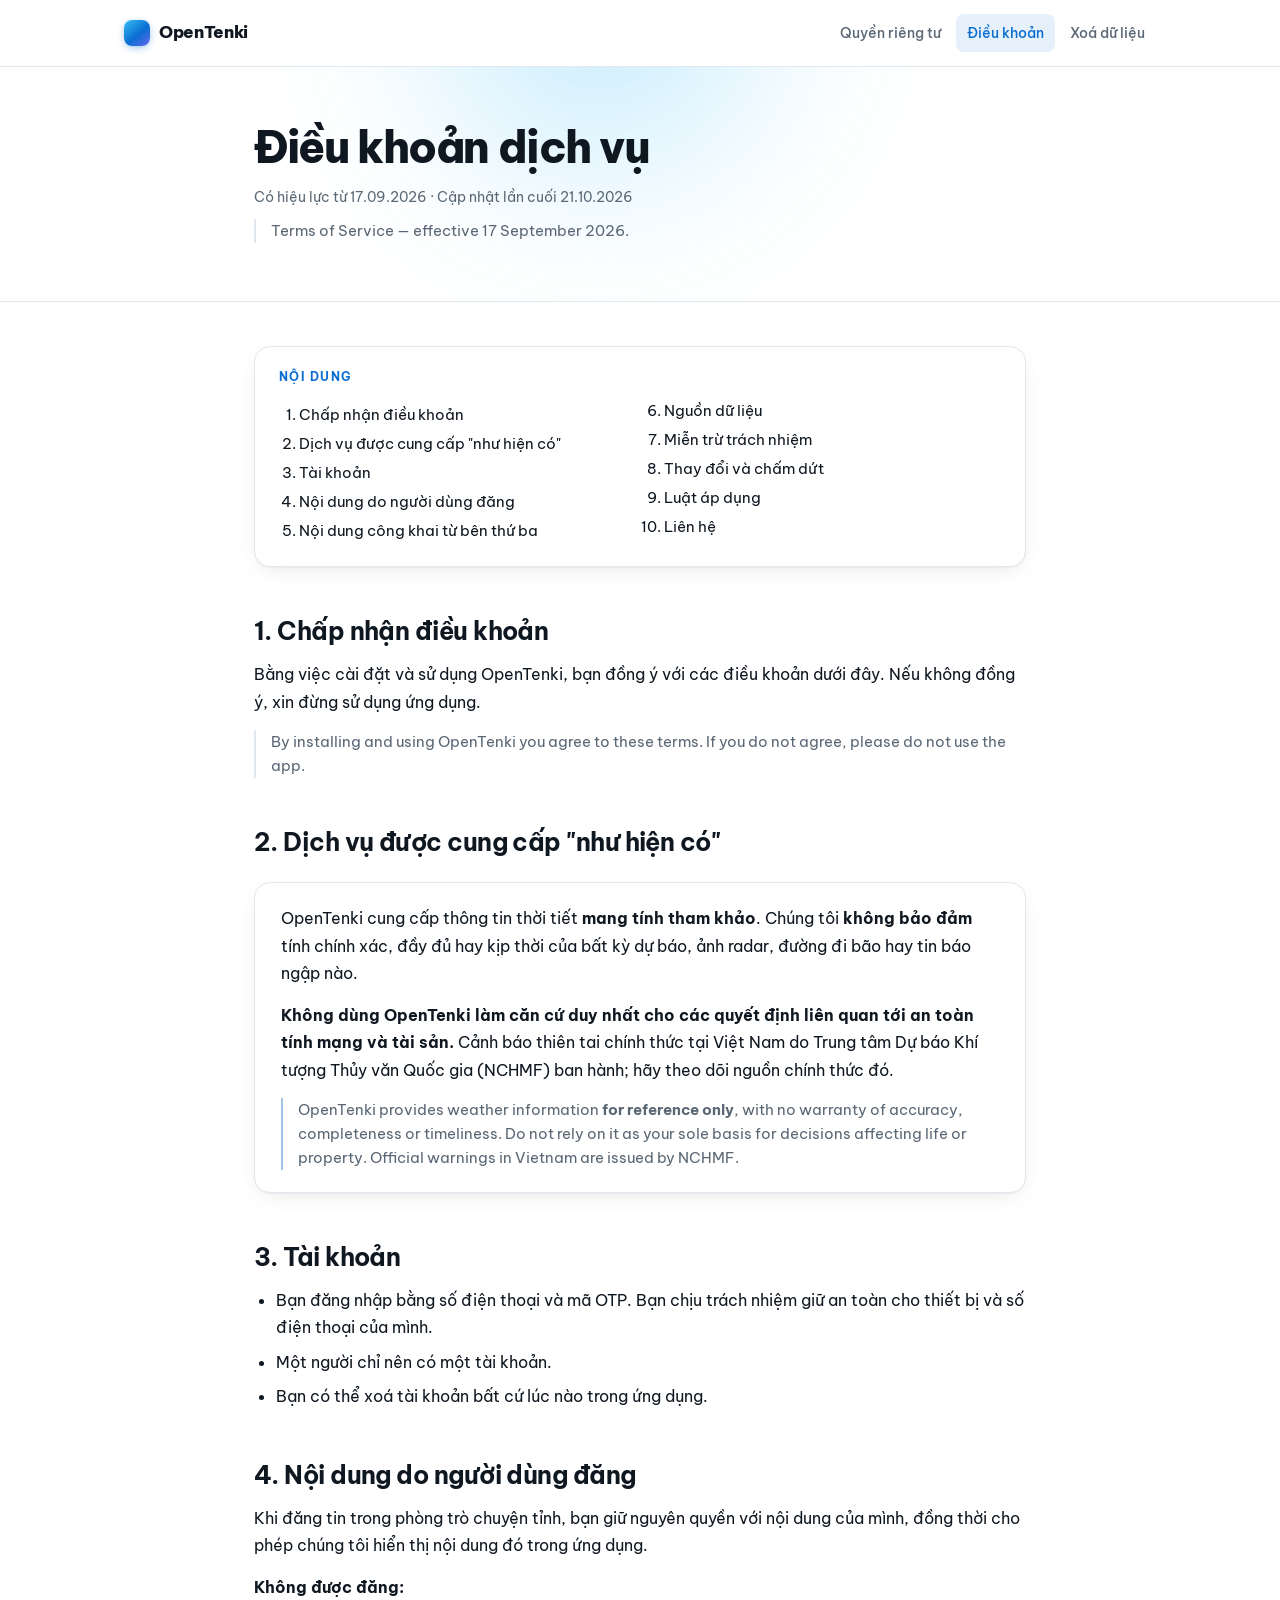
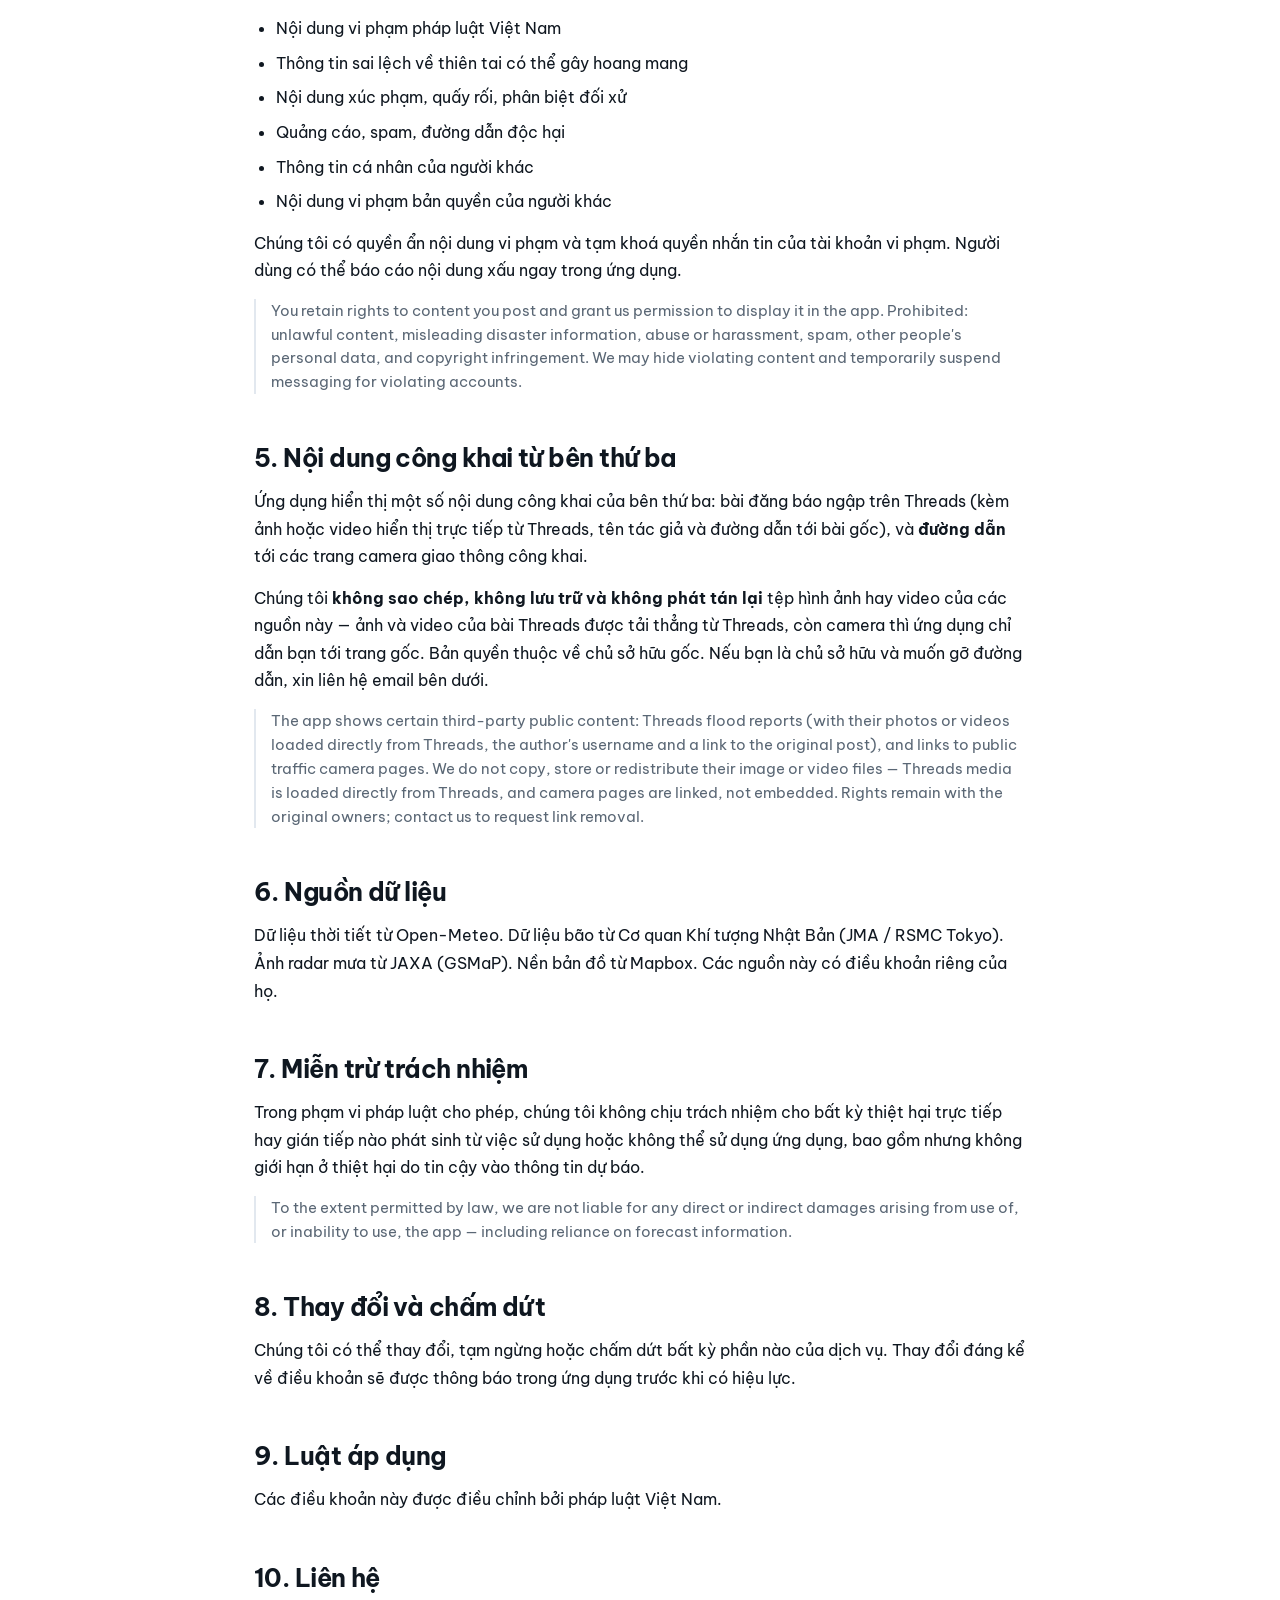
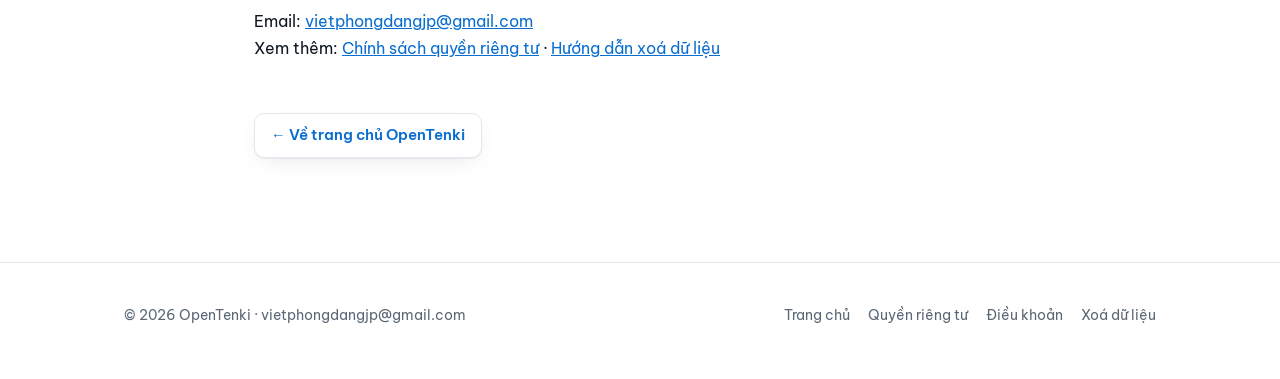
<file: terms.html>
<!doctype html>
<html lang="vi">
<head>
<meta charset="utf-8">
<meta name="viewport" content="width=device-width, initial-scale=1">
<title>Điều khoản dịch vụ — OpenTenki</title>
<meta name="description" content="Điều khoản dịch vụ của ứng dụng thời tiết OpenTenki. Terms of Service for the OpenTenki weather app.">
<meta name="robots" content="index, follow">
<link rel="icon" type="image/png" sizes="512x512" href="./icon-512.png">
<link rel="apple-touch-icon" href="./icon-512.png">
<link rel="preconnect" href="https://fonts.googleapis.com">
<link rel="preconnect" href="https://fonts.gstatic.com" crossorigin>
<link href="https://fonts.googleapis.com/css2?family=Be+Vietnam+Pro:wght@400;500;600;700;800&display=swap" rel="stylesheet">
<link rel="stylesheet" href="./style.css">
</head>
<body>

<nav>
  <div class="nav-in">
    <a class="logo" href="./"><span class="logo-o"></span>OpenTenki</a>
    <div class="nav-lk">
      <a href="./privacy.html">Quyền riêng tư</a>
      <a href="./terms.html" class="dang">Điều khoản</a>
      <a href="./xoa-du-lieu.html">Xoá dữ liệu</a>
    </div>
  </div>
</nav>

<div class="dau">
  <div class="dau-in">
  <h1>Điều khoản dịch vụ</h1>
  <p class="ngay">Có hiệu lực từ 17.09.2026 · Cập nhật lần cuối 21.10.2026</p>
  <p class="en">Terms of Service — effective 17 September 2026.</p>
</div>
</div>

<div class="bao">

<div class="ml">
  <p class="ml-t">Nội dung</p>
  <ol>
    <li><a href="#1-chap-nhan-dieu-khoan">Chấp nhận điều khoản</a></li>
    <li><a href="#2-dich-vu-duoc-cung-cap-nhu-hien-co">Dịch vụ được cung cấp "như hiện có"</a></li>
    <li><a href="#3-tai-khoan">Tài khoản</a></li>
    <li><a href="#4-noi-dung-do-nguoi-dung-dang">Nội dung do người dùng đăng</a></li>
    <li><a href="#5-noi-dung-cong-khai-tu-ben-thu-ba">Nội dung công khai từ bên thứ ba</a></li>
    <li><a href="#6-nguon-du-lieu">Nguồn dữ liệu</a></li>
    <li><a href="#7-mien-tru-trach-nhiem">Miễn trừ trách nhiệm</a></li>
    <li><a href="#8-thay-doi-va-cham-dut">Thay đổi và chấm dứt</a></li>
    <li><a href="#9-luat-ap-dung">Luật áp dụng</a></li>
    <li><a href="#10-lien-he">Liên hệ</a></li>
  </ol>
</div>

<h2 id="1-chap-nhan-dieu-khoan">1. Chấp nhận điều khoản</h2>
<p>Bằng việc cài đặt và sử dụng OpenTenki, bạn đồng ý với các điều khoản dưới đây. Nếu không đồng ý, xin đừng sử dụng ứng dụng.</p>
<p class="en">By installing and using OpenTenki you agree to these terms. If you do not agree, please do not use the app.</p>

<h2 id="2-dich-vu-duoc-cung-cap-nhu-hien-co">2. Dịch vụ được cung cấp "như hiện có"</h2>
<div class="hop">
  <p>OpenTenki cung cấp thông tin thời tiết <strong>mang tính tham khảo</strong>. Chúng tôi <strong>không bảo đảm</strong> tính chính xác, đầy đủ hay kịp thời của bất kỳ dự báo, ảnh radar, đường đi bão hay tin báo ngập nào.</p>
  <p><strong>Không dùng OpenTenki làm căn cứ duy nhất cho các quyết định liên quan tới an toàn tính mạng và tài sản.</strong> Cảnh báo thiên tai chính thức tại Việt Nam do Trung tâm Dự báo Khí tượng Thủy văn Quốc gia (NCHMF) ban hành; hãy theo dõi nguồn chính thức đó.</p>
  <p class="en">OpenTenki provides weather information <strong>for reference only</strong>, with no warranty of accuracy, completeness or timeliness. Do not rely on it as your sole basis for decisions affecting life or property. Official warnings in Vietnam are issued by NCHMF.</p>
</div>

<h2 id="3-tai-khoan">3. Tài khoản</h2>
<ul>
  <li>Bạn đăng nhập bằng số điện thoại và mã OTP. Bạn chịu trách nhiệm giữ an toàn cho thiết bị và số điện thoại của mình.</li>
  <li>Một người chỉ nên có một tài khoản.</li>
  <li>Bạn có thể xoá tài khoản bất cứ lúc nào trong ứng dụng.</li>
</ul>

<h2 id="4-noi-dung-do-nguoi-dung-dang">4. Nội dung do người dùng đăng</h2>
<p>Khi đăng tin trong phòng trò chuyện tỉnh, bạn giữ nguyên quyền với nội dung của mình, đồng thời cho phép chúng tôi hiển thị nội dung đó trong ứng dụng.</p>
<p><strong>Không được đăng:</strong></p>
<ul>
  <li>Nội dung vi phạm pháp luật Việt Nam</li>
  <li>Thông tin sai lệch về thiên tai có thể gây hoang mang</li>
  <li>Nội dung xúc phạm, quấy rối, phân biệt đối xử</li>
  <li>Quảng cáo, spam, đường dẫn độc hại</li>
  <li>Thông tin cá nhân của người khác</li>
  <li>Nội dung vi phạm bản quyền của người khác</li>
</ul>
<p>Chúng tôi có quyền ẩn nội dung vi phạm và tạm khoá quyền nhắn tin của tài khoản vi phạm. Người dùng có thể báo cáo nội dung xấu ngay trong ứng dụng.</p>
<p class="en">You retain rights to content you post and grant us permission to display it in the app. Prohibited: unlawful content, misleading disaster information, abuse or harassment, spam, other people's personal data, and copyright infringement. We may hide violating content and temporarily suspend messaging for violating accounts.</p>

<h2 id="5-noi-dung-cong-khai-tu-ben-thu-ba">5. Nội dung công khai từ bên thứ ba</h2>
<p>Ứng dụng hiển thị một số nội dung công khai của bên thứ ba: bài đăng báo ngập trên Threads (kèm ảnh hoặc video hiển thị trực tiếp từ Threads, tên tác giả và đường dẫn tới bài gốc), và <strong>đường dẫn</strong> tới các trang camera giao thông công khai.</p>
<p>Chúng tôi <strong>không sao chép, không lưu trữ và không phát tán lại</strong> tệp hình ảnh hay video của các nguồn này — ảnh và video của bài Threads được tải thẳng từ Threads, còn camera thì ứng dụng chỉ dẫn bạn tới trang gốc. Bản quyền thuộc về chủ sở hữu gốc. Nếu bạn là chủ sở hữu và muốn gỡ đường dẫn, xin liên hệ email bên dưới.</p>
<p class="en">The app shows certain third-party public content: Threads flood reports (with their photos or videos loaded directly from Threads, the author's username and a link to the original post), and links to public traffic camera pages. We do not copy, store or redistribute their image or video files — Threads media is loaded directly from Threads, and camera pages are linked, not embedded. Rights remain with the original owners; contact us to request link removal.</p>

<h2 id="6-nguon-du-lieu">6. Nguồn dữ liệu</h2>
<p>Dữ liệu thời tiết từ Open-Meteo. Dữ liệu bão từ Cơ quan Khí tượng Nhật Bản (JMA / RSMC Tokyo). Ảnh radar mưa từ JAXA (GSMaP). Nền bản đồ từ Mapbox. Các nguồn này có điều khoản riêng của họ.</p>

<h2 id="7-mien-tru-trach-nhiem">7. Miễn trừ trách nhiệm</h2>
<p>Trong phạm vi pháp luật cho phép, chúng tôi không chịu trách nhiệm cho bất kỳ thiệt hại trực tiếp hay gián tiếp nào phát sinh từ việc sử dụng hoặc không thể sử dụng ứng dụng, bao gồm nhưng không giới hạn ở thiệt hại do tin cậy vào thông tin dự báo.</p>
<p class="en">To the extent permitted by law, we are not liable for any direct or indirect damages arising from use of, or inability to use, the app — including reliance on forecast information.</p>

<h2 id="8-thay-doi-va-cham-dut">8. Thay đổi và chấm dứt</h2>
<p>Chúng tôi có thể thay đổi, tạm ngừng hoặc chấm dứt bất kỳ phần nào của dịch vụ. Thay đổi đáng kể về điều khoản sẽ được thông báo trong ứng dụng trước khi có hiệu lực.</p>

<h2 id="9-luat-ap-dung">9. Luật áp dụng</h2>
<p>Các điều khoản này được điều chỉnh bởi pháp luật Việt Nam.</p>

<h2 id="10-lien-he">10. Liên hệ</h2>
<p>
  Email: <a href="mailto:vietphongdangjp@gmail.com">vietphongdangjp@gmail.com</a><br>
  Xem thêm: <a href="./privacy.html">Chính sách quyền riêng tư</a> · <a href="./xoa-du-lieu.html">Hướng dẫn xoá dữ liệu</a>
</p>

<a class="quay" href="./">← Về trang chủ OpenTenki</a>

</div>

<footer>
  <div class="ft">
    <div>© 2026 OpenTenki · <a href="mailto:vietphongdangjp@gmail.com">vietphongdangjp@gmail.com</a></div>
    <div class="ft-lk">
      <a href="./">Trang chủ</a>
      <a href="./privacy.html">Quyền riêng tư</a>
      <a href="./terms.html">Điều khoản</a>
      <a href="./xoa-du-lieu.html">Xoá dữ liệu</a>
    </div>
  </div>
</footer>

</body>
</html>
</file>
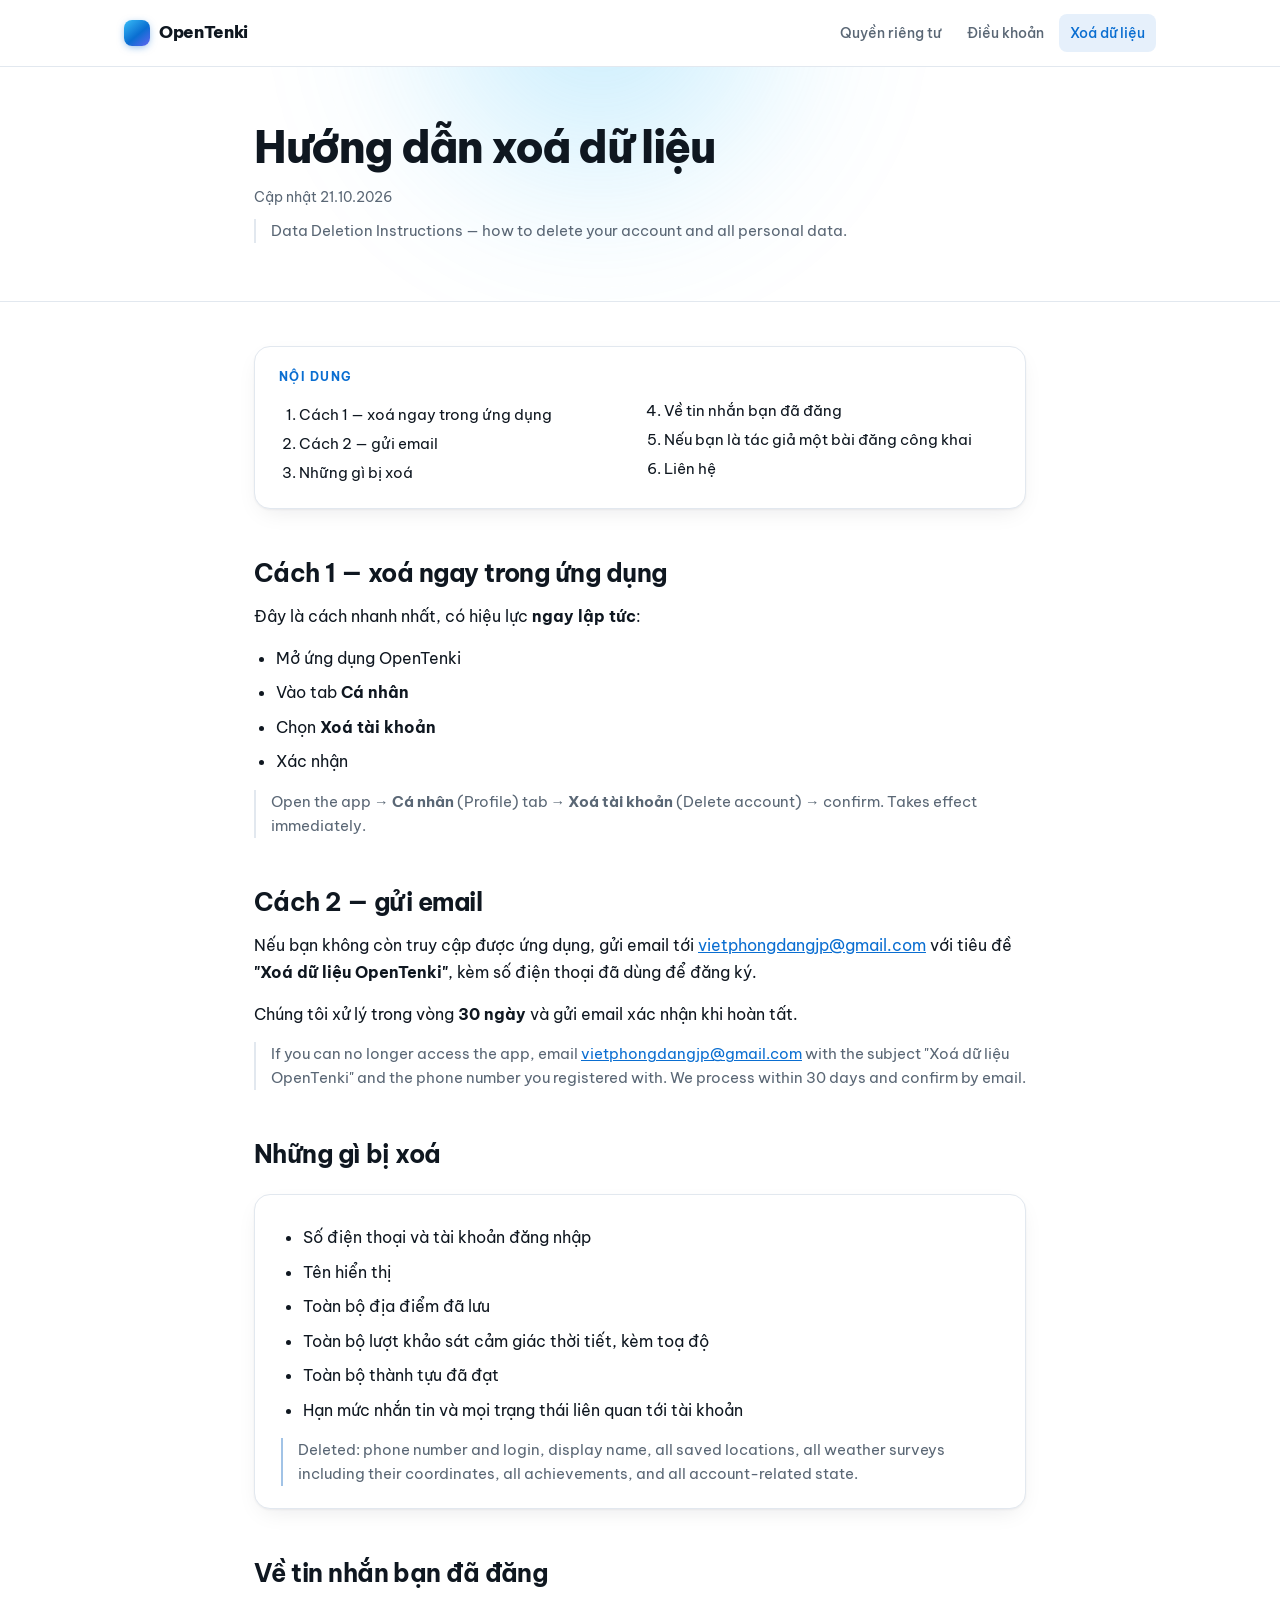
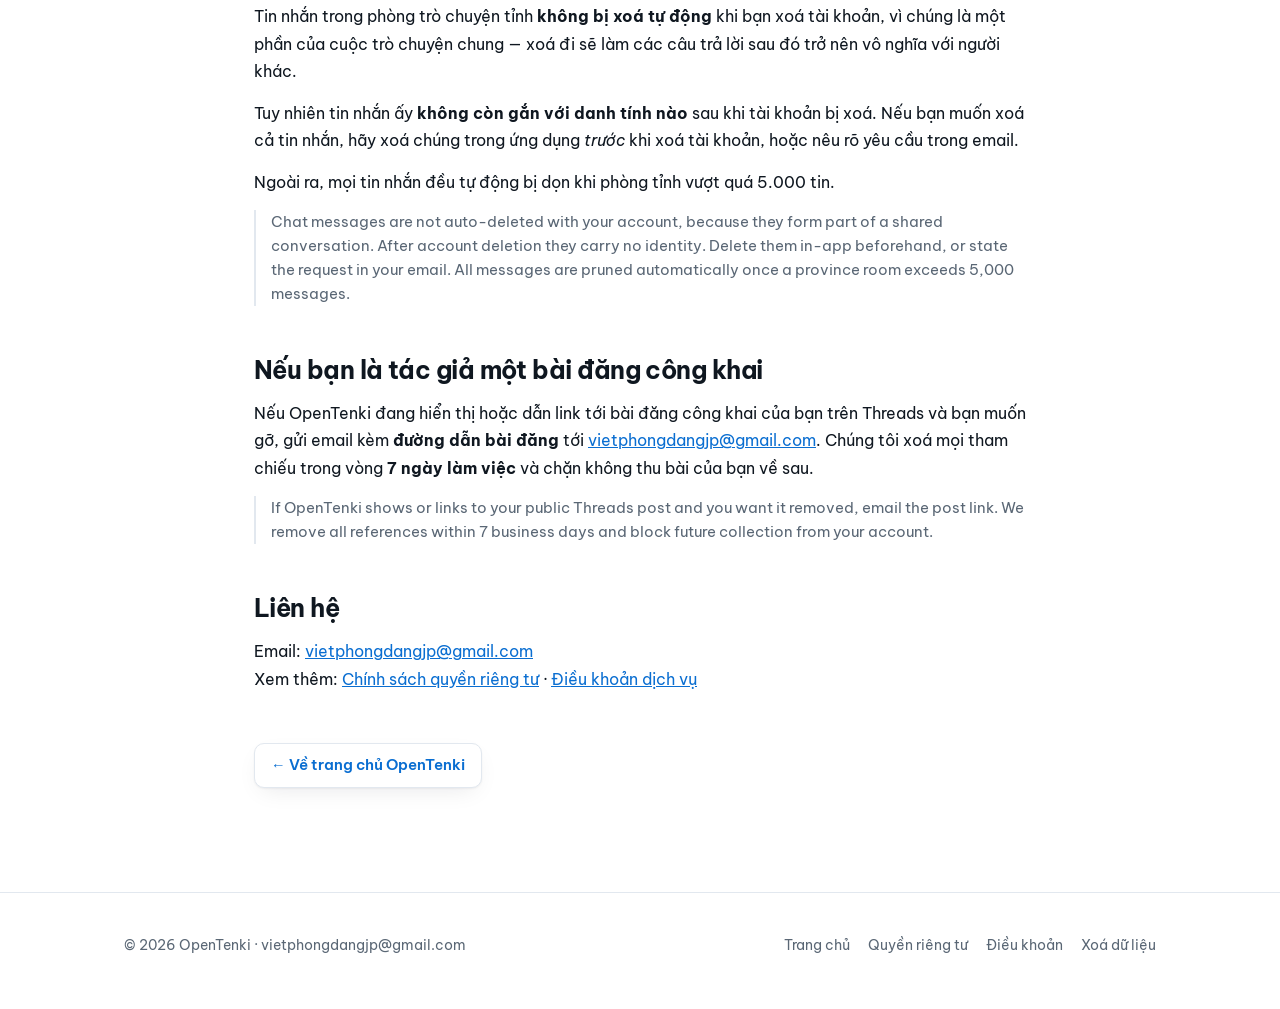
<file: xoa-du-lieu.html>
<!doctype html>
<html lang="vi">
<head>
<meta charset="utf-8">
<meta name="viewport" content="width=device-width, initial-scale=1">
<title>Hướng dẫn xoá dữ liệu — OpenTenki</title>
<meta name="description" content="Cách xoá tài khoản và toàn bộ dữ liệu cá nhân khỏi OpenTenki. How to delete your OpenTenki account and data.">
<meta name="robots" content="index, follow">
<link rel="icon" type="image/png" sizes="512x512" href="./icon-512.png">
<link rel="apple-touch-icon" href="./icon-512.png">
<link rel="preconnect" href="https://fonts.googleapis.com">
<link rel="preconnect" href="https://fonts.gstatic.com" crossorigin>
<link href="https://fonts.googleapis.com/css2?family=Be+Vietnam+Pro:wght@400;500;600;700;800&display=swap" rel="stylesheet">
<link rel="stylesheet" href="./style.css">
</head>
<body>

<nav>
  <div class="nav-in">
    <a class="logo" href="./"><span class="logo-o"></span>OpenTenki</a>
    <div class="nav-lk">
      <a href="./privacy.html">Quyền riêng tư</a>
      <a href="./terms.html">Điều khoản</a>
      <a href="./xoa-du-lieu.html" class="dang">Xoá dữ liệu</a>
    </div>
  </div>
</nav>

<div class="dau">
  <div class="dau-in">
  <h1>Hướng dẫn xoá dữ liệu</h1>
  <p class="ngay">Cập nhật 21.10.2026</p>
  <p class="en">Data Deletion Instructions — how to delete your account and all personal data.</p>
</div>
</div>

<div class="bao">

<div class="ml">
  <p class="ml-t">Nội dung</p>
  <ol>
    <li><a href="#cach-1-xoa-ngay-trong-ung-dung">Cách 1 — xoá ngay trong ứng dụng</a></li>
    <li><a href="#cach-2-gui-email">Cách 2 — gửi email</a></li>
    <li><a href="#nhung-gi-bi-xoa">Những gì bị xoá</a></li>
    <li><a href="#ve-tin-nhan-ban-da-dang">Về tin nhắn bạn đã đăng</a></li>
    <li><a href="#neu-ban-la-tac-gia-mot-bai-dang-cong-khai">Nếu bạn là tác giả một bài đăng công khai</a></li>
    <li><a href="#lien-he">Liên hệ</a></li>
  </ol>
</div>

<h2 id="cach-1-xoa-ngay-trong-ung-dung">Cách 1 — xoá ngay trong ứng dụng</h2>
<p>Đây là cách nhanh nhất, có hiệu lực <strong>ngay lập tức</strong>:</p>
<ul>
  <li>Mở ứng dụng OpenTenki</li>
  <li>Vào tab <strong>Cá nhân</strong></li>
  <li>Chọn <strong>Xoá tài khoản</strong></li>
  <li>Xác nhận</li>
</ul>
<p class="en">Open the app → <strong>Cá nhân</strong> (Profile) tab → <strong>Xoá tài khoản</strong> (Delete account) → confirm. Takes effect immediately.</p>

<h2 id="cach-2-gui-email">Cách 2 — gửi email</h2>
<p>Nếu bạn không còn truy cập được ứng dụng, gửi email tới <a href="mailto:vietphongdangjp@gmail.com">vietphongdangjp@gmail.com</a> với tiêu đề <strong>"Xoá dữ liệu OpenTenki"</strong>, kèm số điện thoại đã dùng để đăng ký.</p>
<p>Chúng tôi xử lý trong vòng <strong>30 ngày</strong> và gửi email xác nhận khi hoàn tất.</p>
<p class="en">If you can no longer access the app, email <a href="mailto:vietphongdangjp@gmail.com">vietphongdangjp@gmail.com</a> with the subject "Xoá dữ liệu OpenTenki" and the phone number you registered with. We process within 30 days and confirm by email.</p>

<h2 id="nhung-gi-bi-xoa">Những gì bị xoá</h2>
<div class="hop">
  <ul>
    <li>Số điện thoại và tài khoản đăng nhập</li>
    <li>Tên hiển thị</li>
    <li>Toàn bộ địa điểm đã lưu</li>
    <li>Toàn bộ lượt khảo sát cảm giác thời tiết, kèm toạ độ</li>
    <li>Toàn bộ thành tựu đã đạt</li>
    <li>Hạn mức nhắn tin và mọi trạng thái liên quan tới tài khoản</li>
  </ul>
  <p class="en">Deleted: phone number and login, display name, all saved locations, all weather surveys including their coordinates, all achievements, and all account-related state.</p>
</div>

<h2 id="ve-tin-nhan-ban-da-dang">Về tin nhắn bạn đã đăng</h2>
<p>Tin nhắn trong phòng trò chuyện tỉnh <strong>không bị xoá tự động</strong> khi bạn xoá tài khoản, vì chúng là một phần của cuộc trò chuyện chung — xoá đi sẽ làm các câu trả lời sau đó trở nên vô nghĩa với người khác.</p>
<p>Tuy nhiên tin nhắn ấy <strong>không còn gắn với danh tính nào</strong> sau khi tài khoản bị xoá. Nếu bạn muốn xoá cả tin nhắn, hãy xoá chúng trong ứng dụng <em>trước</em> khi xoá tài khoản, hoặc nêu rõ yêu cầu trong email.</p>
<p>Ngoài ra, mọi tin nhắn đều tự động bị dọn khi phòng tỉnh vượt quá 5.000 tin.</p>
<p class="en">Chat messages are not auto-deleted with your account, because they form part of a shared conversation. After account deletion they carry no identity. Delete them in-app beforehand, or state the request in your email. All messages are pruned automatically once a province room exceeds 5,000 messages.</p>

<h2 id="neu-ban-la-tac-gia-mot-bai-dang-cong-khai">Nếu bạn là tác giả một bài đăng công khai</h2>
<p>Nếu OpenTenki đang hiển thị hoặc dẫn link tới bài đăng công khai của bạn trên Threads và bạn muốn gỡ, gửi email kèm <strong>đường dẫn bài đăng</strong> tới <a href="mailto:vietphongdangjp@gmail.com">vietphongdangjp@gmail.com</a>. Chúng tôi xoá mọi tham chiếu trong vòng <strong>7 ngày làm việc</strong> và chặn không thu bài của bạn về sau.</p>
<p class="en">If OpenTenki shows or links to your public Threads post and you want it removed, email the post link. We remove all references within 7 business days and block future collection from your account.</p>

<h2 id="lien-he">Liên hệ</h2>
<p>
  Email: <a href="mailto:vietphongdangjp@gmail.com">vietphongdangjp@gmail.com</a><br>
  Xem thêm: <a href="./privacy.html">Chính sách quyền riêng tư</a> · <a href="./terms.html">Điều khoản dịch vụ</a>
</p>

<a class="quay" href="./">← Về trang chủ OpenTenki</a>

</div>

<footer>
  <div class="ft">
    <div>© 2026 OpenTenki · <a href="mailto:vietphongdangjp@gmail.com">vietphongdangjp@gmail.com</a></div>
    <div class="ft-lk">
      <a href="./">Trang chủ</a>
      <a href="./privacy.html">Quyền riêng tư</a>
      <a href="./terms.html">Điều khoản</a>
      <a href="./xoa-du-lieu.html">Xoá dữ liệu</a>
    </div>
  </div>
</footer>

</body>
</html>
</file>
<file: style.css>
/* OpenTenki — hệ thiết kế dùng chung cho các trang tài liệu.
   Cùng bộ biến màu, phông và linh kiện với trang chủ (index.html).
   Không JavaScript: trình thu thập dữ liệu đọc được toàn bộ nội dung. */

:root{
  --nen:#ffffff;
  --nen2:#f5f8fb;
  --chu:#0f1720;
  --nhat:#5a6775;
  --vien:#e2e8ef;
  --xanh:#0a6ed1;
  --xanh2:#38bdf8;
  --tim:#6366f1;
  --vang:#f59e0b;
  --the:#ffffff;
  --bong:0 1px 2px rgba(15,23,32,.05), 0 8px 24px -8px rgba(15,23,32,.10);
  --bong2:0 2px 4px rgba(15,23,32,.06), 0 20px 48px -16px rgba(15,23,32,.18);
}
@media (prefers-color-scheme: dark){
  :root{
    --nen:#0b1016; --nen2:#111823; --chu:#e9eef4; --nhat:#94a3b4;
    --vien:#1f2a36; --xanh:#5aa9ff; --xanh2:#38bdf8; --tim:#818cf8;
    --the:#131b25;
    --bong:0 1px 2px rgba(0,0,0,.4), 0 8px 24px -8px rgba(0,0,0,.5);
    --bong2:0 2px 4px rgba(0,0,0,.5), 0 20px 48px -16px rgba(0,0,0,.7);
  }
}

*{box-sizing:border-box}
html{scroll-behavior:smooth}
body{
  margin:0;background:var(--nen);color:var(--chu);
  font-family:"Be Vietnam Pro",-apple-system,BlinkMacSystemFont,"Segoe UI",Roboto,Helvetica,Arial,sans-serif;
  font-size:16px;line-height:1.72;-webkit-font-smoothing:antialiased;
}

/* ── Thanh trên, giống hệt trang chủ ─────────────────────────── */
nav{position:sticky;top:0;z-index:20;backdrop-filter:saturate(1.6) blur(14px);
  background:color-mix(in srgb, var(--nen) 82%, transparent);
  border-bottom:1px solid var(--vien)}
.nav-in{max-width:1080px;margin:0 auto;padding:14px 24px;
  display:flex;align-items:center;gap:10px}
.logo{display:flex;align-items:center;gap:9px;font-weight:800;
  letter-spacing:-.02em;font-size:17px;color:var(--chu);text-decoration:none}
.logo-o{width:26px;height:26px;border-radius:8px;flex:none;
  background:linear-gradient(140deg,var(--xanh2),var(--xanh) 55%,var(--tim));
  box-shadow:0 2px 8px -2px color-mix(in srgb,var(--xanh) 60%,transparent)}
.nav-lk{margin-left:auto;display:flex;gap:4px;flex-wrap:wrap}
.nav-lk a{color:var(--nhat);text-decoration:none;font-size:14px;font-weight:500;
  padding:7px 11px;border-radius:8px}
.nav-lk a:hover{color:var(--chu);background:var(--nen2)}
.nav-lk a.dang{color:var(--xanh);background:color-mix(in srgb,var(--xanh) 10%,transparent)}

/* ── Khung trang ─────────────────────────────────────────────── */
.bao{max-width:820px;margin:0 auto;padding:0 24px 96px}

/* ── Đầu trang, có quầng sáng như hero ───────────────────────── */
.dau{position:relative;overflow:hidden;border-bottom:1px solid var(--vien);
  margin-bottom:44px}
.dau::before{content:"";position:absolute;width:520px;height:520px;
  top:-320px;left:50%;transform:translateX(-58%);border-radius:50%;
  background:radial-gradient(circle,var(--xanh2),transparent 68%);
  filter:blur(70px);opacity:.34;pointer-events:none}
.dau-in{position:relative;max-width:820px;margin:0 auto;padding:56px 24px 40px}
h1{font-size:clamp(30px,5vw,44px);line-height:1.13;letter-spacing:-.032em;
  font-weight:800;margin:0 0 12px}
.ngay{color:var(--nhat);font-size:14px;margin:0}
.dau .en{margin-top:10px}

/* ── Mục lục ─────────────────────────────────────────────────── */
.ml{background:var(--the);border:1px solid var(--vien);border-radius:16px;
  padding:20px 24px;box-shadow:var(--bong);margin-bottom:40px}
.ml-t{font-size:12px;font-weight:700;letter-spacing:.12em;text-transform:uppercase;
  color:var(--xanh);margin:0 0 12px}
.ml ol{margin:0;padding-left:20px;columns:2;column-gap:28px}
.ml li{margin:4px 0;break-inside:avoid;font-size:14.5px}
.ml a{color:var(--chu);text-decoration:none}
.ml a:hover{color:var(--xanh);text-decoration:underline}
@media (max-width:560px){ .ml ol{columns:1} }

/* ── Chữ ─────────────────────────────────────────────────────── */
h2{font-size:clamp(20px,2.8vw,25px);line-height:1.28;letter-spacing:-.022em;
  font-weight:700;margin:48px 0 14px;scroll-margin-top:76px}
h3{font-size:15px;margin:28px 0 8px;color:var(--nhat);
  text-transform:uppercase;letter-spacing:.06em;font-weight:700}
p{margin:0 0 14px}
ul{padding-left:22px;margin:0 0 14px}
li{margin:7px 0}
a{color:var(--xanh)}
strong{font-weight:700}

/* Khối dịch tiếng Anh — cho người duyệt của Meta đọc */
.en{color:var(--nhat);font-size:14.5px;line-height:1.65;
  border-left:2px solid var(--vien);padding-left:15px;margin:12px 0 18px}

/* ── Khối nhấn ───────────────────────────────────────────────── */
.hop{background:var(--the);border:1px solid var(--vien);border-radius:16px;
  padding:22px 26px;margin:24px 0;box-shadow:var(--bong)}
.hop p:first-child,.hop ul:first-child{margin-top:0}
.hop p:last-child,.hop ul:last-child{margin-bottom:0}
.hop .en{border-left-color:color-mix(in srgb,var(--xanh) 30%,var(--vien))}

/* ── Bảng ────────────────────────────────────────────────────── */
table{border-collapse:separate;border-spacing:0;width:100%;margin:20px 0;
  font-size:14.8px;display:block;overflow-x:auto;
  border:1px solid var(--vien);border-radius:14px}
th,td{padding:11px 15px;text-align:left;vertical-align:top;
  border-bottom:1px solid var(--vien)}
tr:last-child td{border-bottom:none}
th{background:var(--nen2);font-weight:700;font-size:13.5px;
  letter-spacing:.01em;white-space:nowrap}

/* ── Quay về ─────────────────────────────────────────────────── */
.quay{display:inline-flex;align-items:center;gap:7px;margin-top:36px;
  font-size:14.5px;font-weight:600;color:var(--xanh);text-decoration:none;
  border:1px solid var(--vien);border-radius:10px;padding:9px 16px;
  background:var(--the);box-shadow:var(--bong)}
.quay:hover{border-color:var(--xanh)}

/* ── Chân trang ──────────────────────────────────────────────── */
footer{border-top:1px solid var(--vien);padding:40px 0 52px;
  color:var(--nhat);font-size:14px;margin-top:8px}
.ft{max-width:1080px;margin:0 auto;padding:0 24px;
  display:flex;flex-wrap:wrap;gap:18px;align-items:center}
footer a{color:var(--nhat);text-decoration:none}
footer a:hover{color:var(--xanh)}
.ft-lk{margin-left:auto;display:flex;gap:18px;flex-wrap:wrap}
@media (max-width:640px){ .ft-lk{margin-left:0} }

code{background:var(--nen2);padding:1px 6px;border-radius:5px;font-size:.9em}
</file>
